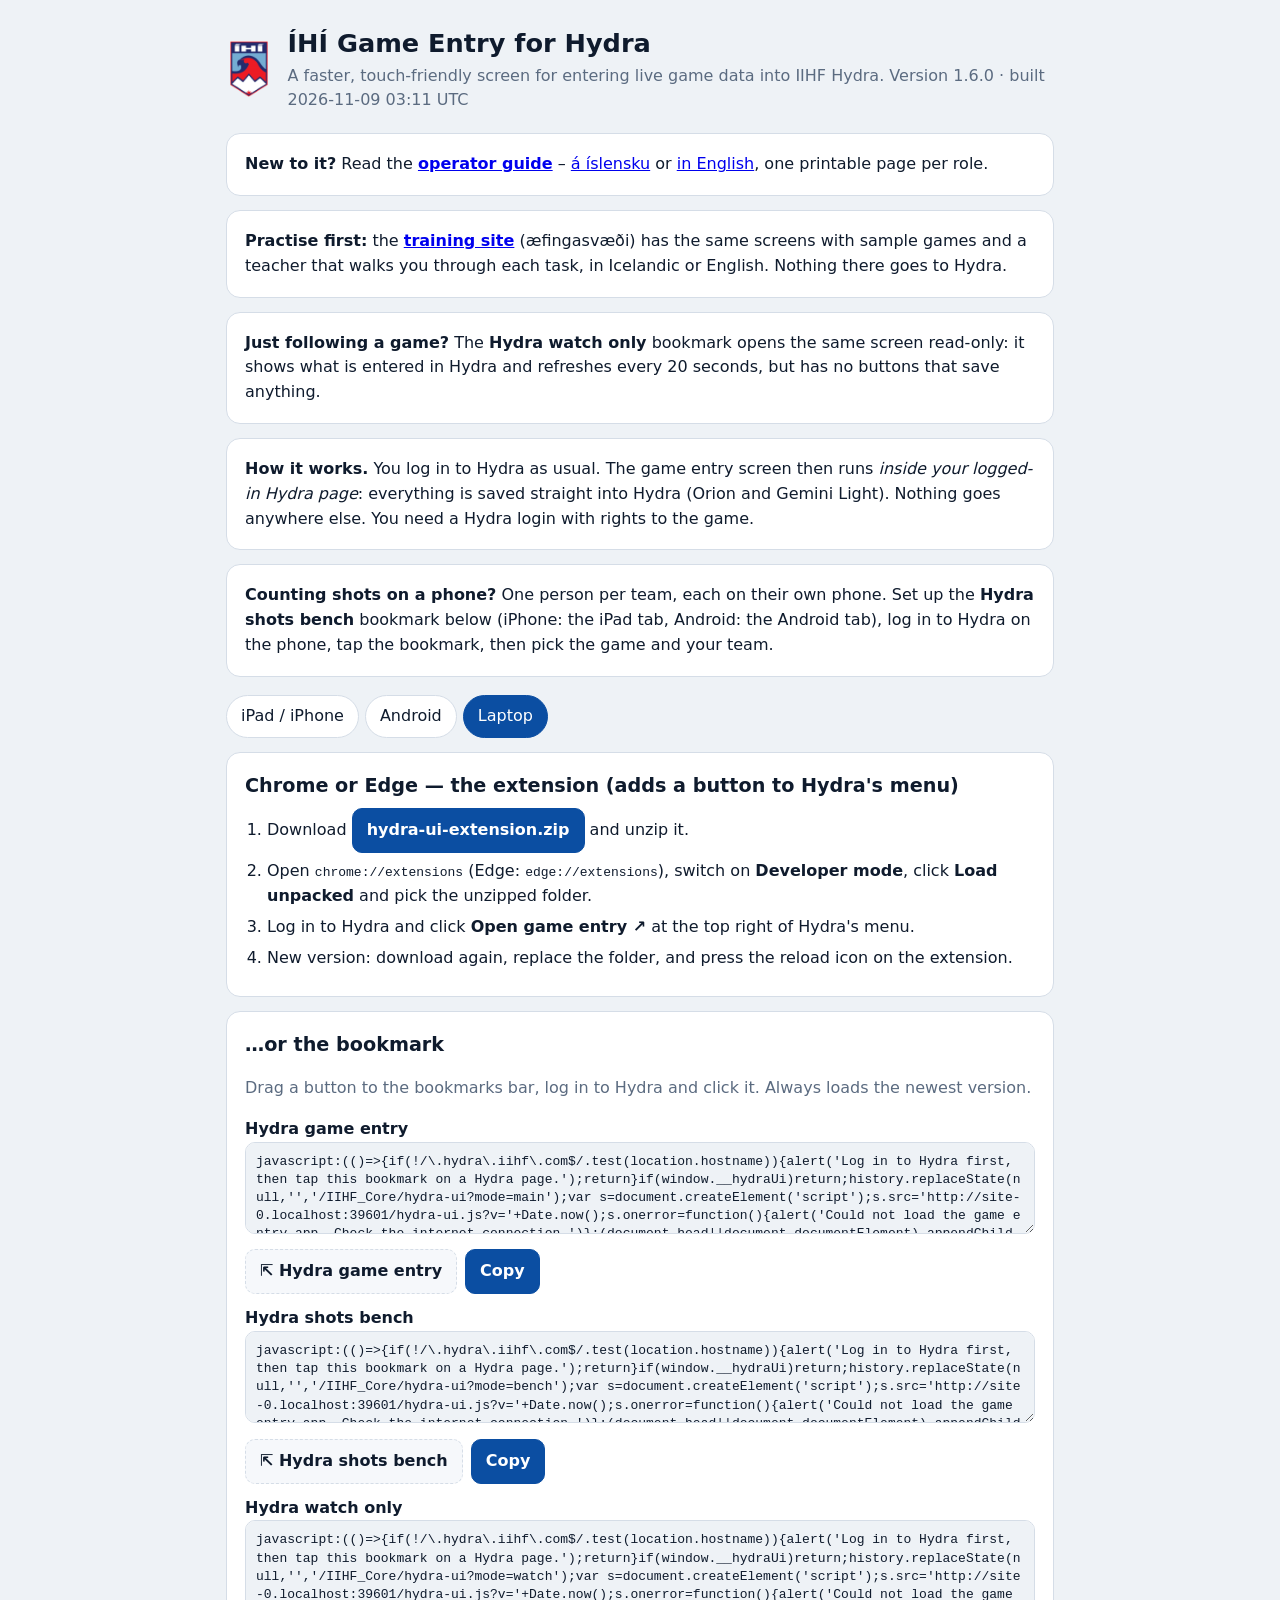
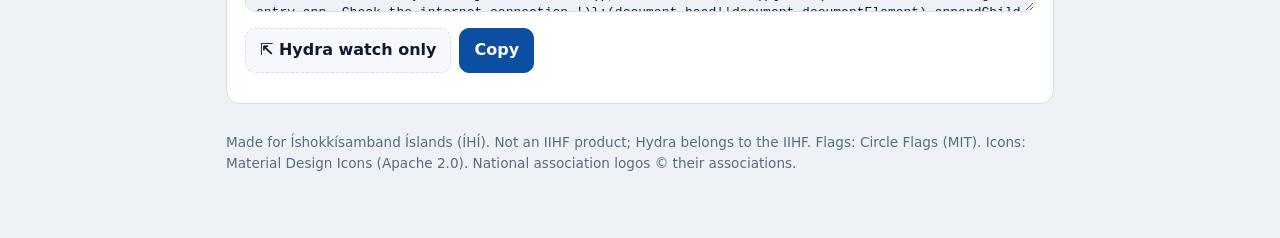
<file: index.html>
<!doctype html>
<html lang="en">
<head>
<meta charset="utf-8">
<meta name="viewport" content="width=device-width, initial-scale=1">
<title>ÍHÍ Game Entry</title>
<meta name="description" content="Install ÍHÍ's game entry screen for IIHF Hydra on a laptop, iPad or Android tablet.">
<link rel="icon" href="ihi.png">
<style>
  :root {
    --bg: #eef2f6; --surface: #fff; --surface-2: #f6f8fb; --border: #d5dde7; --text: #0f1b2d; --muted: #5b6b80;
    --accent: #0b4ea2; --accent-ink: #fff; --ok: #138a47; --warn: #b45309; --code: #0f1b2d; --code-bg: #eef2f6;
  }
  @media (prefers-color-scheme: dark) {
    :root:not([data-theme="light"]) {
      --bg: #0b111a; --surface: #131c28; --surface-2: #1a2533; --border: #2a3748; --text: #e8eef6; --muted: #94a3b8;
      --accent: #4c8dff; --accent-ink: #0b111a; --ok: #39c477; --warn: #f5a524; --code: #e8eef6; --code-bg: #0b111a;
    }
  }
  * { box-sizing: border-box; }
  body { margin: 0; background: var(--bg); color: var(--text); font: 16px/1.55 system-ui, -apple-system, "Segoe UI", sans-serif; }
  main { max-width: 860px; margin: 0 auto; padding: 24px 16px 64px; }
  header { display: flex; gap: 16px; align-items: center; margin-bottom: 20px; }
  header img { width: 56px; height: 56px; object-fit: contain; }
  h1 { font-size: 1.6em; margin: 0; }
  h2 { font-size: 1.2em; margin: 0 0 8px; }
  .muted { color: var(--muted); }
  .card { background: var(--surface); border: 1px solid var(--border); border-radius: 14px; padding: 18px; margin: 14px 0; }
  .tabs { display: flex; gap: 6px; flex-wrap: wrap; margin: 18px 0 4px; }
  .tabs button { font: inherit; padding: 8px 14px; border-radius: 999px; border: 1px solid var(--border); background: var(--surface); color: var(--text); cursor: pointer; }
  .tabs button[aria-selected="true"] { background: var(--accent); color: var(--accent-ink); border-color: var(--accent); }
  ol { padding-left: 22px; margin: 8px 0; }
  li { margin: 6px 0; }
  code, textarea { font: 13px/1.4 ui-monospace, SFMono-Regular, Menlo, monospace; }
  textarea { width: 100%; height: 92px; padding: 10px; border-radius: 10px; border: 1px solid var(--border); background: var(--code-bg); color: var(--code); resize: vertical; word-break: break-all; }
  .row { display: flex; gap: 8px; flex-wrap: wrap; align-items: center; margin: 8px 0; }
  .btn { display: inline-flex; align-items: center; gap: 6px; font: inherit; font-weight: 600; padding: 9px 14px; border-radius: 10px; border: 1px solid var(--border); background: var(--surface-2); color: var(--text); text-decoration: none; cursor: pointer; }
  .btn.primary { background: var(--accent); color: var(--accent-ink); border-color: var(--accent); }
  .drag { border-style: dashed; }
  .note { border-left: 4px solid var(--warn); padding: 8px 12px; background: var(--surface-2); border-radius: 8px; margin: 10px 0; }
  .ok { color: var(--ok); font-weight: 700; }
  footer { margin-top: 28px; font-size: 0.85em; }
  [hidden] { display: none !important; }
</style>
</head>
<body>
<main>
  <header>
    <img src="ihi.png" alt="ÍHÍ">
    <div>
      <h1>ÍHÍ Game Entry for Hydra</h1>
      <div class="muted">A faster, touch-friendly screen for entering live game data into IIHF Hydra. Version 1.6.0 · built 2026-11-09 03:11 UTC</div>
    </div>
  </header>

  <div class="card">
    <b>New to it?</b> Read the <a href="guide.html"><b>operator guide</b></a> – <a href="guide.html?lang=is">á íslensku</a> or <a href="guide.html?lang=en">in English</a>, one printable page per role.
  </div>

  <div class="card">
    <b>Practise first:</b> the <a href="training/"><b>training site</b></a> (æfingasvæði) has the same screens with sample games and a
    teacher that walks you through each task, in Icelandic or English. Nothing there goes to Hydra.
  </div>

  <div class="card">
    <b>Just following a game?</b> The <b>Hydra watch only</b> bookmark opens the same screen read-only: it shows what is
    entered in Hydra and refreshes every 20 seconds, but has no buttons that save anything.
  </div>

  <div class="card">
    <b>How it works.</b> You log in to Hydra as usual. The game entry screen then runs <i>inside your logged-in Hydra page</i>:
    everything is saved straight into Hydra (Orion and Gemini Light). Nothing goes anywhere else. You need a Hydra login with
    rights to the game.
  </div>

  <div class="card">
    <b>Counting shots on a phone?</b> One person per team, each on their own phone. Set up the <b>Hydra shots bench</b> bookmark below
    (iPhone: the iPad tab, Android: the Android tab), log in to Hydra on the phone, tap the bookmark, then pick the game and your team.
  </div>

  <div class="tabs" role="tablist">
    <button role="tab" aria-selected="true" data-tab="ipad">iPad / iPhone</button>
    <button role="tab" aria-selected="false" data-tab="android">Android</button>
    <button role="tab" aria-selected="false" data-tab="laptop">Laptop</button>
  </div>

  <section data-panel="ipad">
    <div class="card">
      <h2>Option 1 — Userscripts app (recommended: works like an app icon)</h2>
      <ol>
        <li>Install the free <b>Userscripts</b> app from the App Store, open it once and pick a folder for scripts.</li>
        <li>In Settings → Safari → Extensions, turn <b>Userscripts</b> on and allow it on <code>ihi.hydra.iihf.com</code> (or "All websites").</li>
        <li>In Safari, open <a href="hydra-ui.user.js">hydra-ui.user.js</a>, tap the <b>Userscripts</b> icon in the address bar and choose <b>Install</b>.</li>
        <li>Log in to Hydra, then open <code>https://ihi.hydra.iihf.com/IIHF_Core/hydra-ui</code>. Tap Share → <b>Add to Home Screen</b> for an icon.
          The shots bench is <code>…/IIHF_Core/hydra-ui?mode=bench</code>.</li>
      </ol>
    </div>
    <div class="card">
      <h2>Option 2 — a bookmark (no app needed)</h2>
      <ol>
        <li>Copy the bookmark code below (<b>Copy</b> button).</li>
        <li>In Safari, bookmark any page (Share → Add Bookmark), name it <b>Hydra game entry</b>, save it in Favourites.</li>
        <li>Edit that bookmark (Bookmarks → Edit), delete its address and paste the copied code.</li>
        <li>Log in to Hydra, then tap the bookmark. Do the same with the second code for the shots bench (on a phone you only need that one).</li>
      </ol>
      <div data-bookmarklets></div>
    </div>
  </section>

  <section data-panel="android" hidden>
    <div class="card">
      <h2>Option 1 — the ÍHÍ app (recommended)</h2>
      <p><a class="btn primary" href="ihi-hydra.apk" download>Download ihi-hydra.apk</a> <span class="muted">Android 8 or newer · about 230 KB</span></p>
      <ol>
        <li>Open the downloaded file. Android asks to allow installing apps from your browser: allow it once, then <b>Install</b>.</li>
        <li>Two icons appear: <b>Leikskráning</b> (the main screen) and <b>Skotatalning</b> (shot counting). Long-press Leikskráning for <b>Aðeins áhorf</b> (watch only).</li>
        <li>Open one and log in on Hydra's own login page inside the app. The screen opens by itself and stays on while you count.</li>
      </ol>
      <div class="note">The app always loads the newest screens from this site – no app update needed when they change. It is not in Google Play, so Play Protect may ask you to confirm it the first time.</div>
    </div>
    <div class="card">
      <h2>Option 2 — Chrome and a bookmark</h2>
      <ol>
        <li>Copy the bookmark code below.</li>
        <li>In Chrome, bookmark any page (☆), then edit the bookmark: name <b>Hydra game entry</b>, paste the code as the URL.</li>
        <li>Log in to Hydra. To start: type <b>Hydra game entry</b> in the address bar and tap the bookmark in the suggestions.</li>
      </ol>
      <div data-bookmarklets></div>
    </div>
    <div class="card">
      <h2>Option 3 — Firefox and Tampermonkey (opens by itself)</h2>
      <ol>
        <li>Install Firefox for Android, then the <b>Tampermonkey</b> add-on.</li>
        <li>Open <a href="hydra-ui.user.js">hydra-ui.user.js</a> and install it in Tampermonkey.</li>
        <li>Log in to Hydra and open <code>https://ihi.hydra.iihf.com/IIHF_Core/hydra-ui</code> (bench: add <code>?mode=bench</code>).</li>
      </ol>
      <div class="note">Kiwi Browser is no longer maintained (discontinued January 2025), so it gets no security fixes. Please use Chrome or Firefox instead.</div>
    </div>
  </section>

  <section data-panel="laptop" hidden>
    <div class="card">
      <h2>Chrome or Edge — the extension (adds a button to Hydra's menu)</h2>
      <ol>
        <li>Download <a class="btn primary" href="hydra-ui-extension.zip" download>hydra-ui-extension.zip</a> and unzip it.</li>
        <li>Open <code>chrome://extensions</code> (Edge: <code>edge://extensions</code>), switch on <b>Developer mode</b>, click <b>Load unpacked</b> and pick the unzipped folder.</li>
        <li>Log in to Hydra and click <b>Open game entry ↗</b> at the top right of Hydra's menu.</li>
        <li>New version: download again, replace the folder, and press the reload icon on the extension.</li>
      </ol>
    </div>
    <div class="card">
      <h2>…or the bookmark</h2>
      <p class="muted">Drag a button to the bookmarks bar, log in to Hydra and click it. Always loads the newest version.</p>
      <div data-bookmarklets data-drag></div>
    </div>
  </section>

  <footer class="muted">
    Made for Íshokkísamband Íslands (ÍHÍ). Not an IIHF product; Hydra belongs to the IIHF. Flags: Circle Flags (MIT). Icons: Material Design Icons (Apache 2.0).
    National association logos © their associations.
  </footer>
</main>
<script>
  const BASE = new URL('.', location.href).href;
  const code = (mode) =>
    "javascript:(()=>{if(!/\\.hydra\\.iihf\\.com$/.test(location.hostname)){alert('Log in to Hydra first, then tap this bookmark on a Hydra page.');return}" +
    "if(window.__hydraUi)return;history.replaceState(null,'','/IIHF_Core/hydra-ui" + (mode ? '?mode=' + mode : '') + "');" +
    "var s=document.createElement('script');s.src='" + BASE + "hydra-ui.js?v='+Date.now();" +
    "s.onerror=function(){alert('Could not load the game entry app. Check the internet connection.')};" +
    "(document.head||document.documentElement).appendChild(s)})()";
  const items = [
    ['Hydra game entry', code('main')],
    ['Hydra shots bench', code('bench')],
    ['Hydra watch only', code('watch')],
  ];
  for (const box of document.querySelectorAll('[data-bookmarklets]')) {
    for (const [name, js] of items) {
      const wrap = document.createElement('div');
      wrap.style.margin = '12px 0';
      wrap.innerHTML = '<b></b><textarea readonly></textarea><div class="row"><button class="btn primary" type="button">Copy</button><span class="ok" hidden>Copied</span></div>';
      wrap.querySelector('b').textContent = name;
      const ta = wrap.querySelector('textarea');
      ta.value = js;
      const done = wrap.querySelector('.ok');
      wrap.querySelector('button').onclick = async () => {
        try { await navigator.clipboard.writeText(js); } catch { ta.select(); document.execCommand('copy'); }
        done.hidden = false; setTimeout(() => (done.hidden = true), 2000);
      };
      if (box.hasAttribute('data-drag')) {
        const a = document.createElement('a');
        a.className = 'btn drag'; a.href = js; a.textContent = '⇱ ' + name; a.title = 'Drag me to the bookmarks bar';
        a.onclick = (e) => { e.preventDefault(); alert('Drag this button to your bookmarks bar, then use it on a Hydra page.'); };
        wrap.querySelector('.row').prepend(a);
      }
      box.appendChild(wrap);
    }
  }
  const pick = (t) => {
    for (const b of document.querySelectorAll('[role=tab]')) b.setAttribute('aria-selected', String(b.dataset.tab === t));
    for (const p of document.querySelectorAll('[data-panel]')) p.hidden = p.dataset.panel !== t;
  };
  for (const b of document.querySelectorAll('[role=tab]')) b.onclick = () => pick(b.dataset.tab);
  const ua = navigator.userAgent;
  pick(/Android/i.test(ua) ? 'android' : /iPad|iPhone|Macintosh/.test(ua) && 'ontouchend' in document ? 'ipad' : 'laptop');
</script>
</body>
</html>
</file>
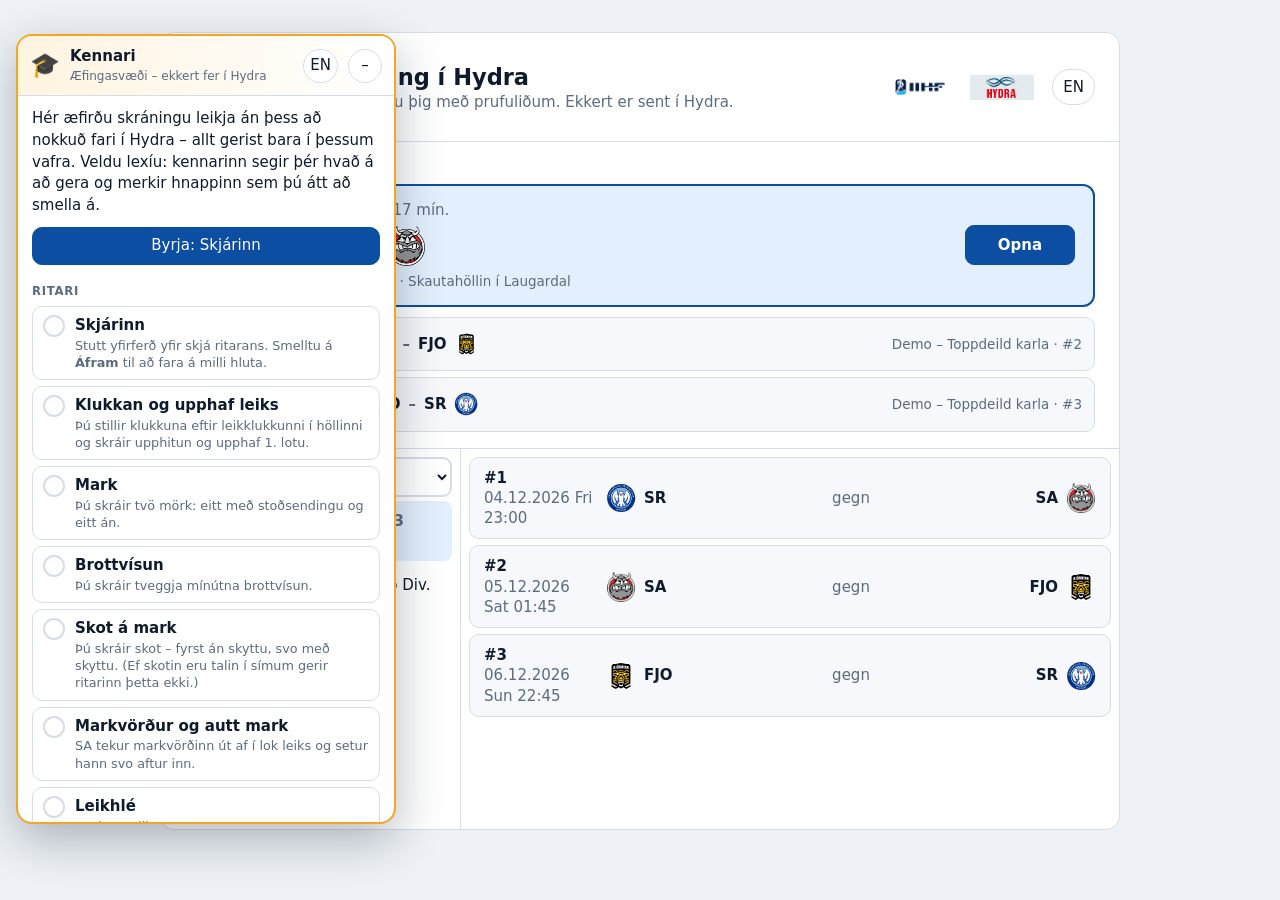
<file: training/index.html>
<!doctype html>
<html lang="en">
  <head>
    <meta charset="UTF-8" />
    <meta name="viewport" content="width=device-width, initial-scale=1" />
    <title>Game entry · Hydra (demo)</title>
    <style>body{background:#eef2f6;margin:0}</style>
    <script type="module" crossorigin src="./assets/index-mBiB3our.js"></script>
    <link rel="stylesheet" crossorigin href="./assets/index-D481Gwnh.css">
  </head>
  <body>
    <div id="app"></div>
  </body>
</html>
</file>
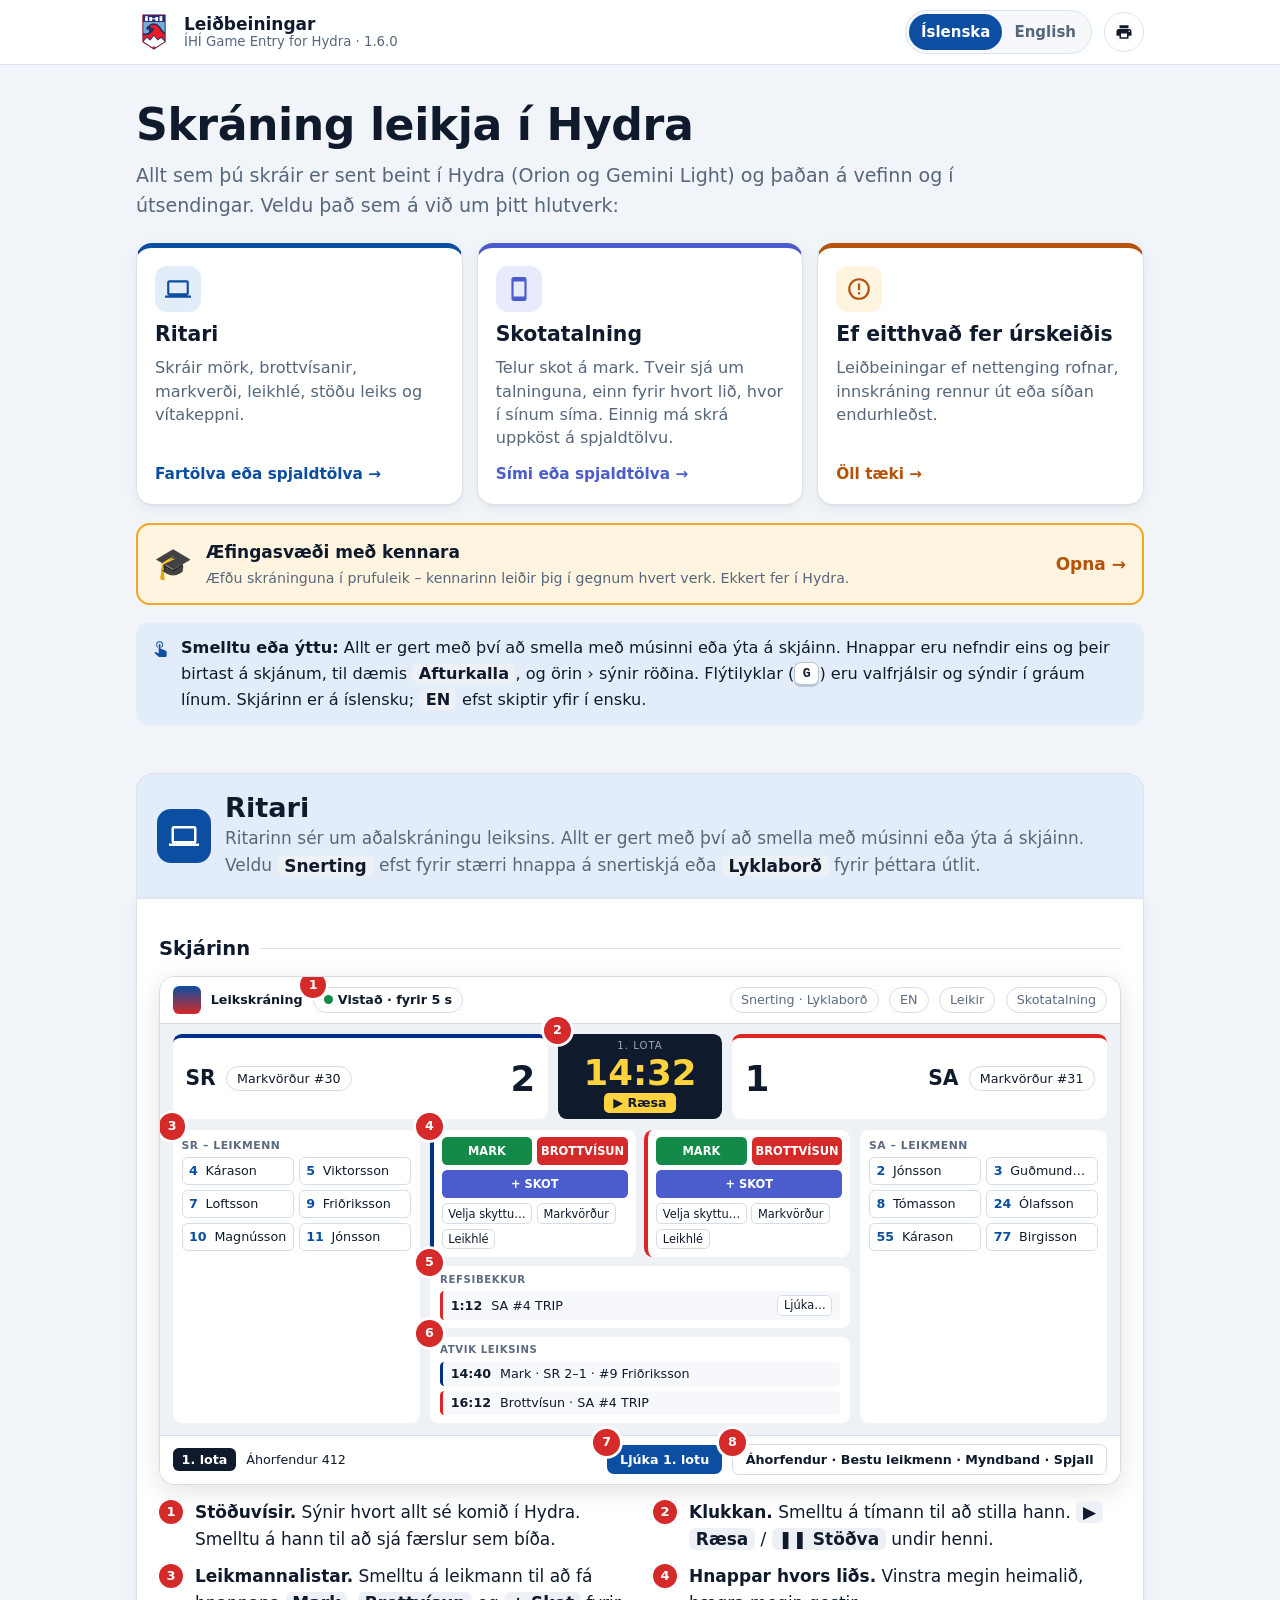
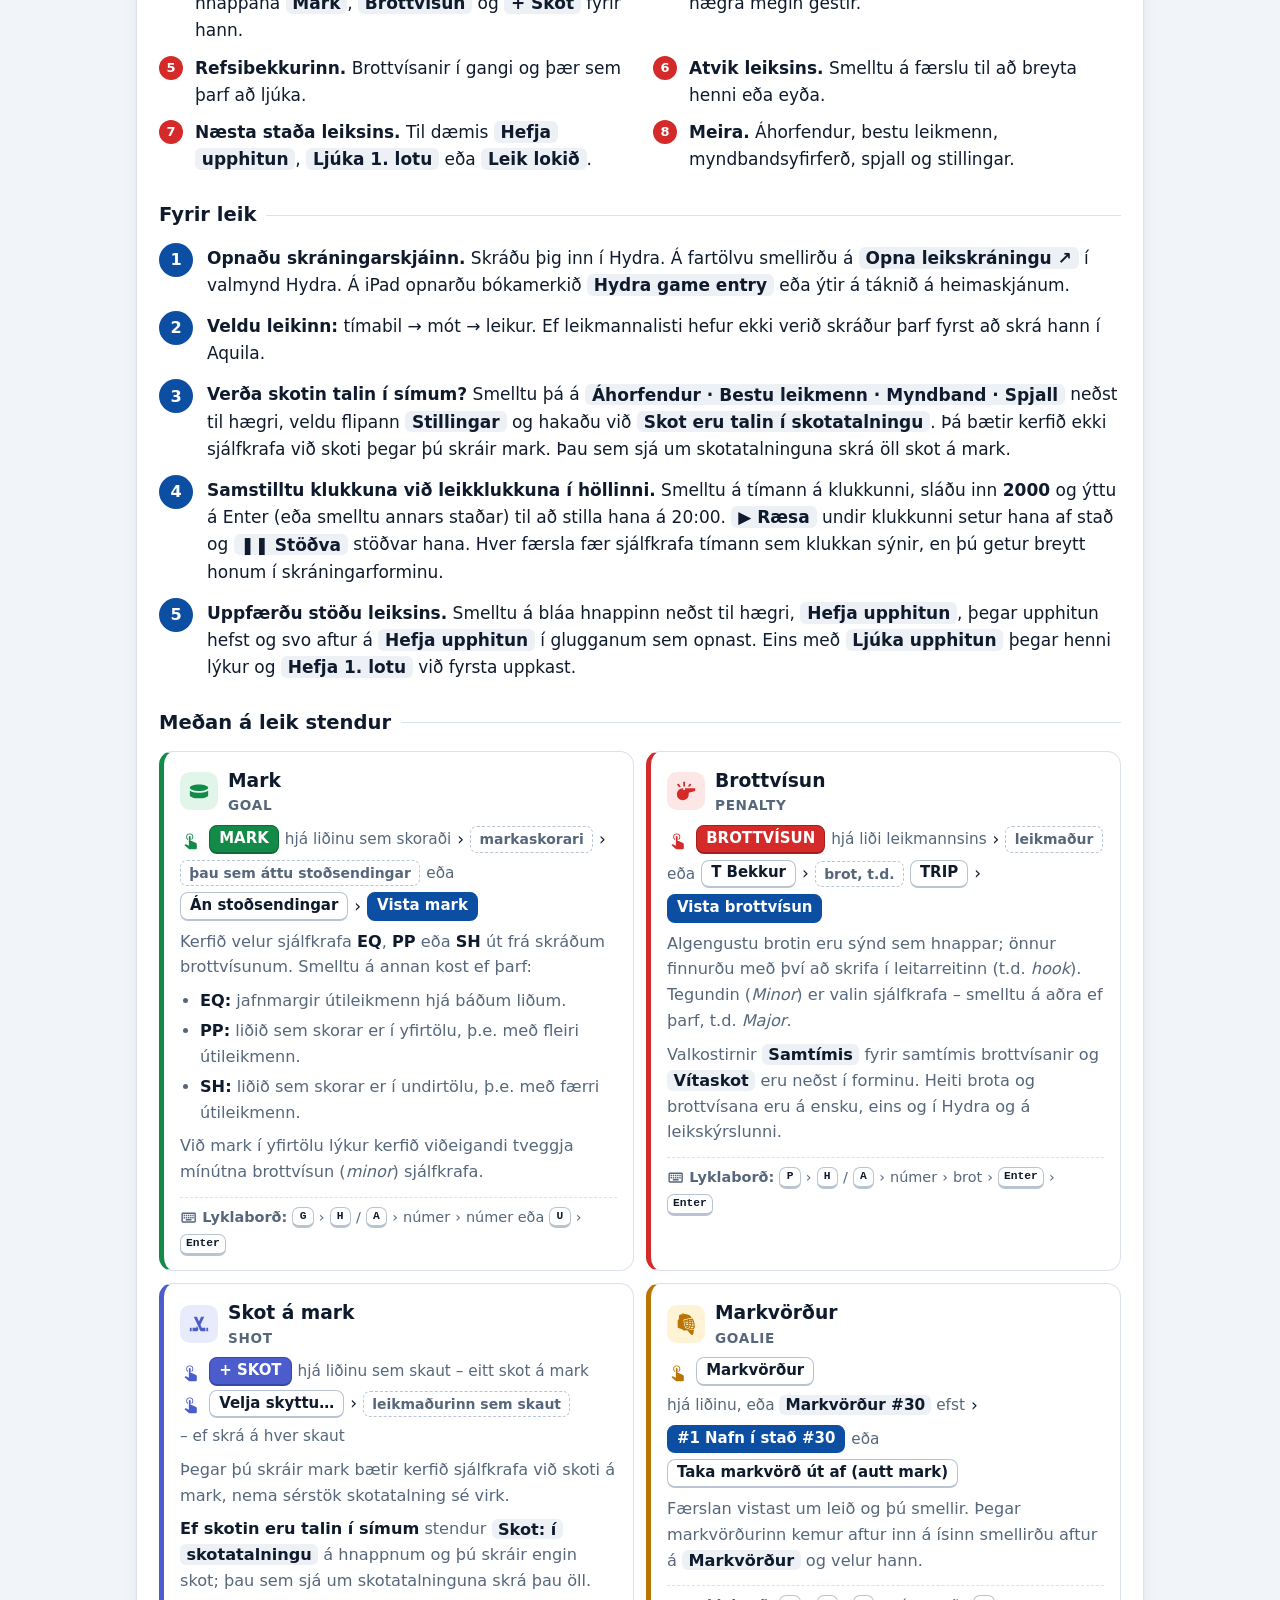
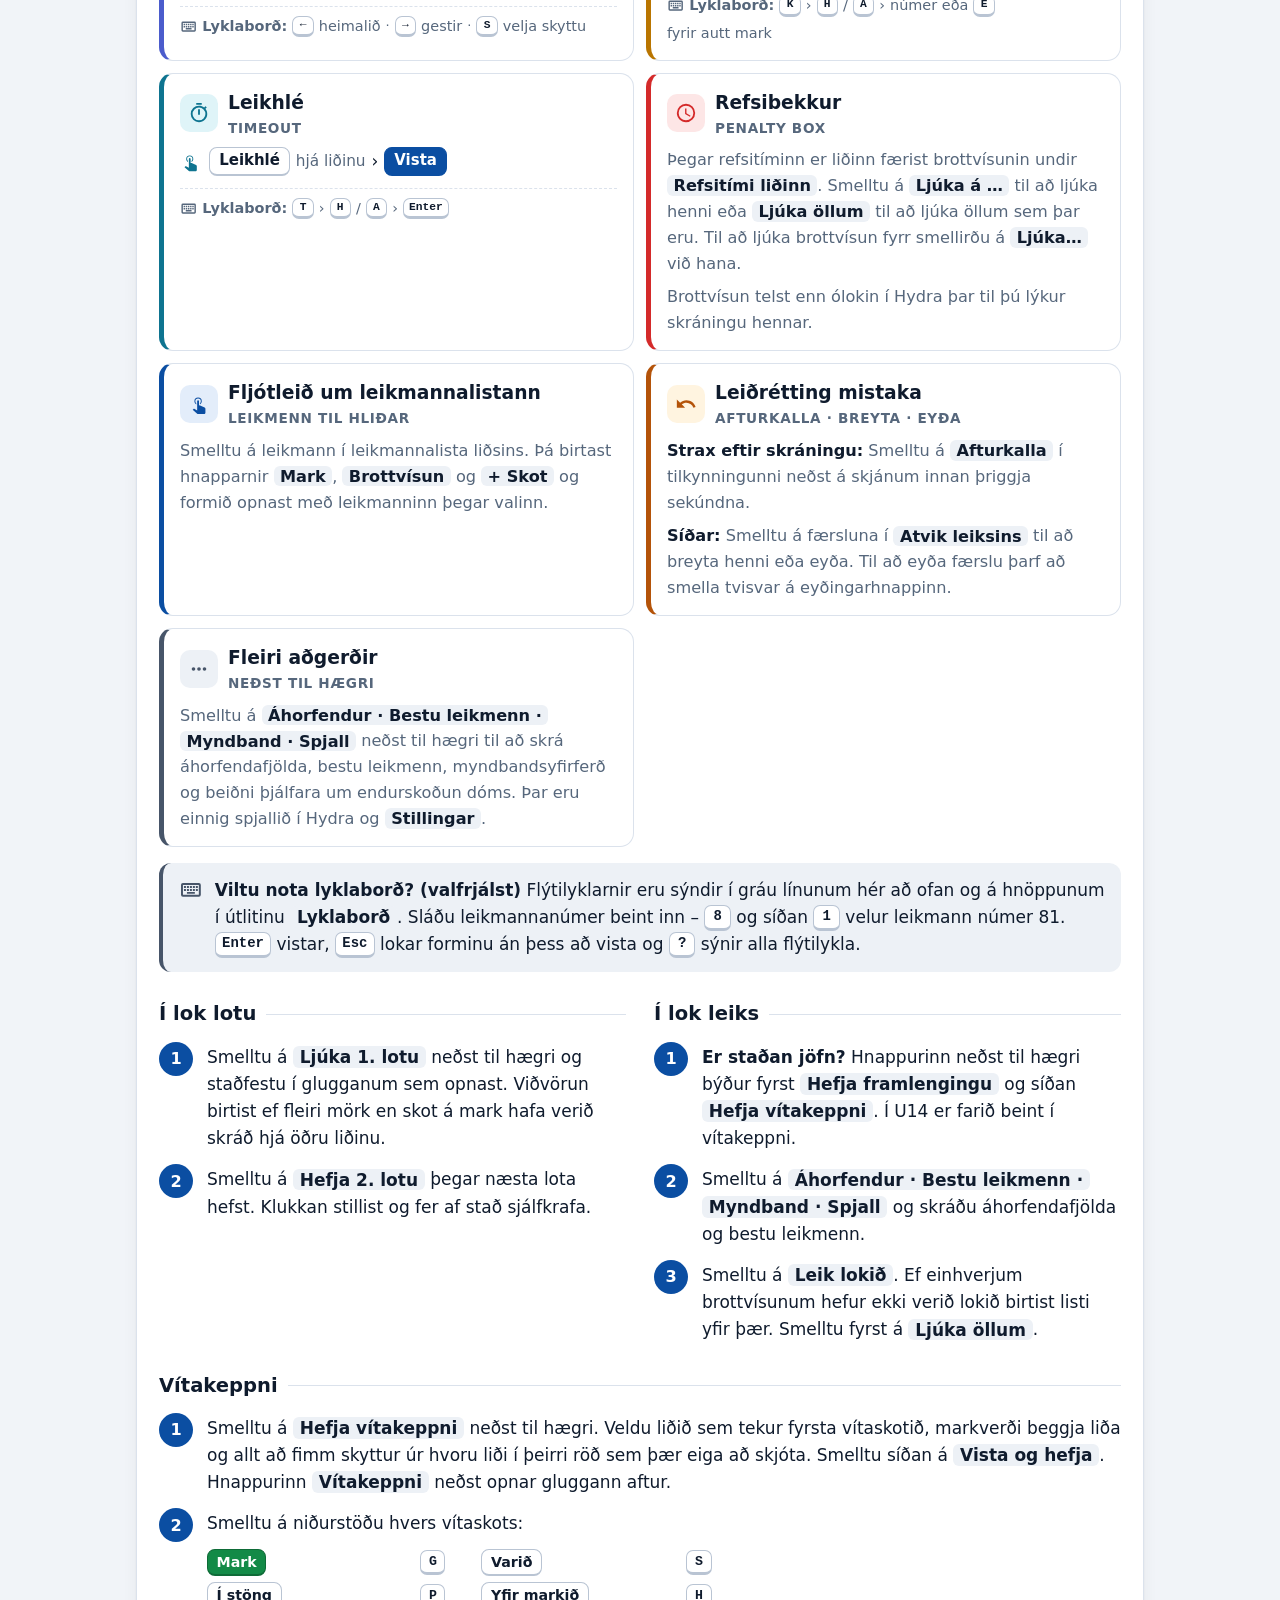
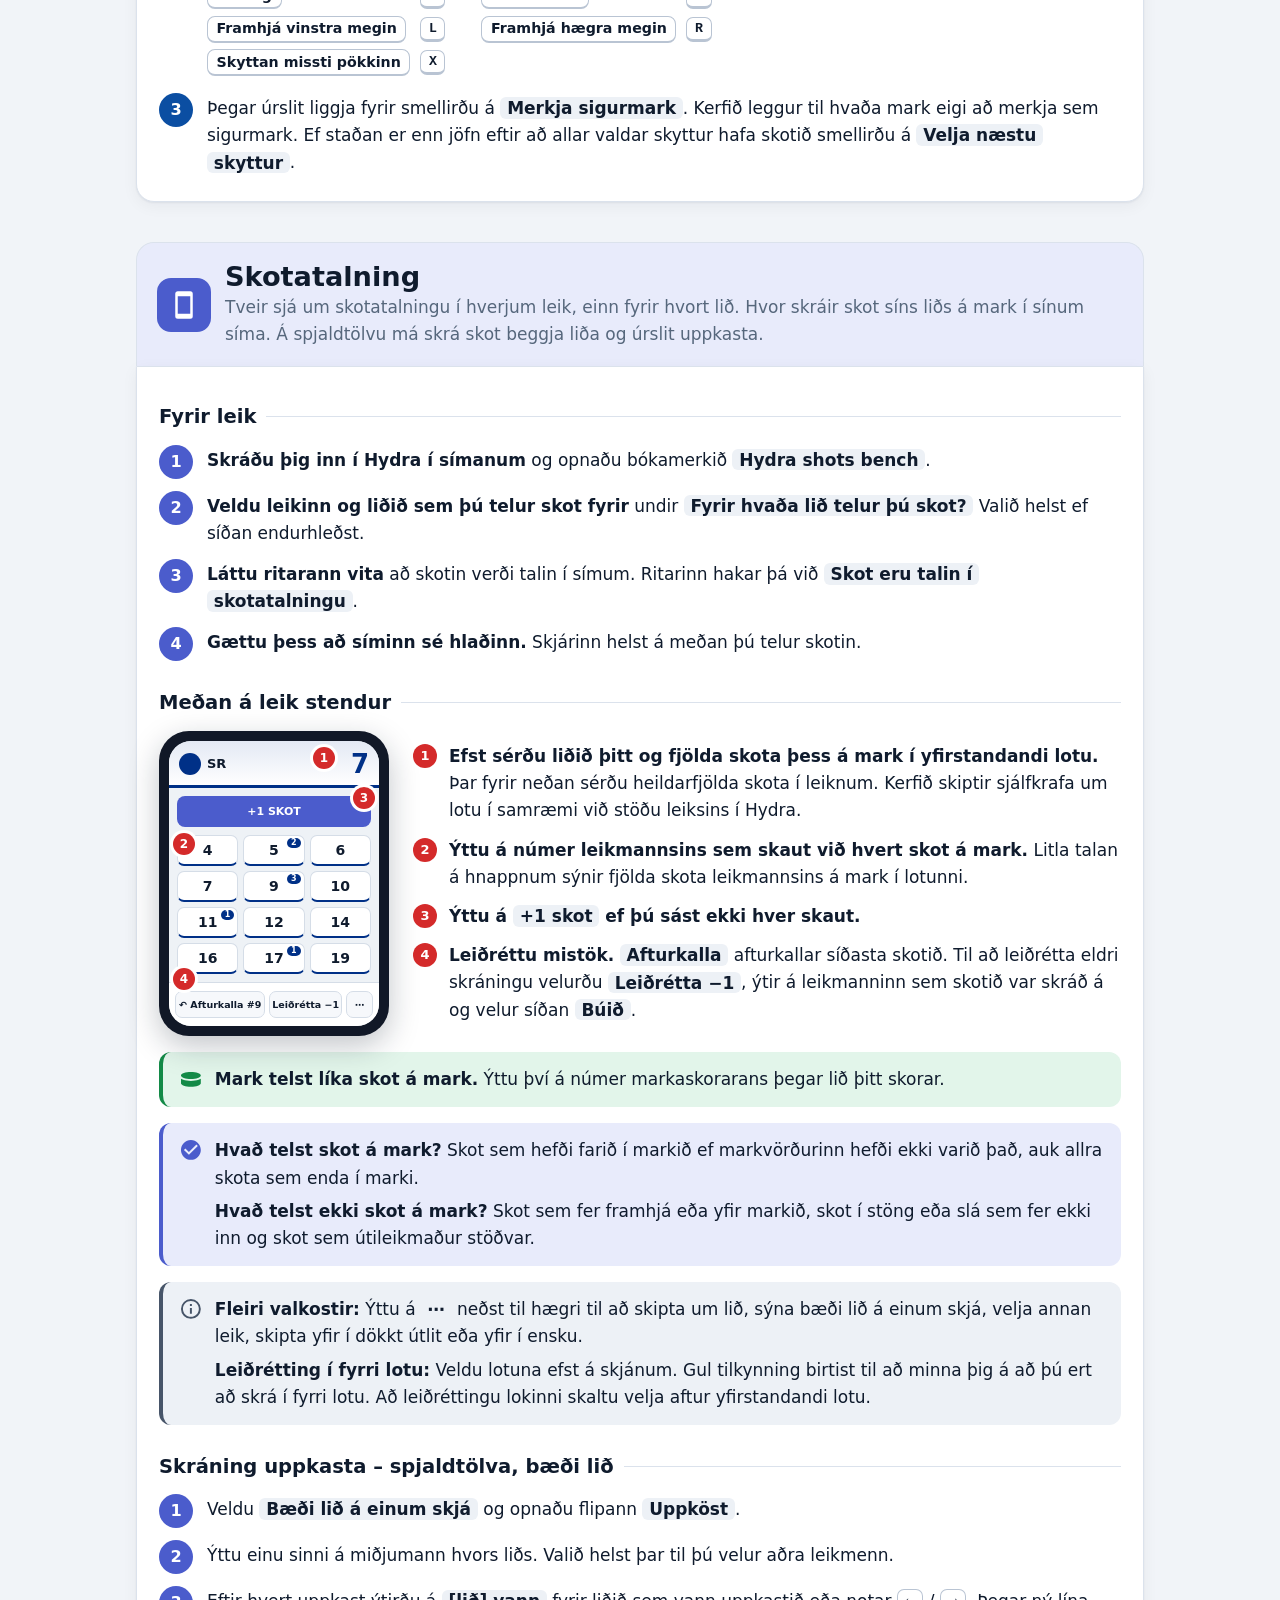
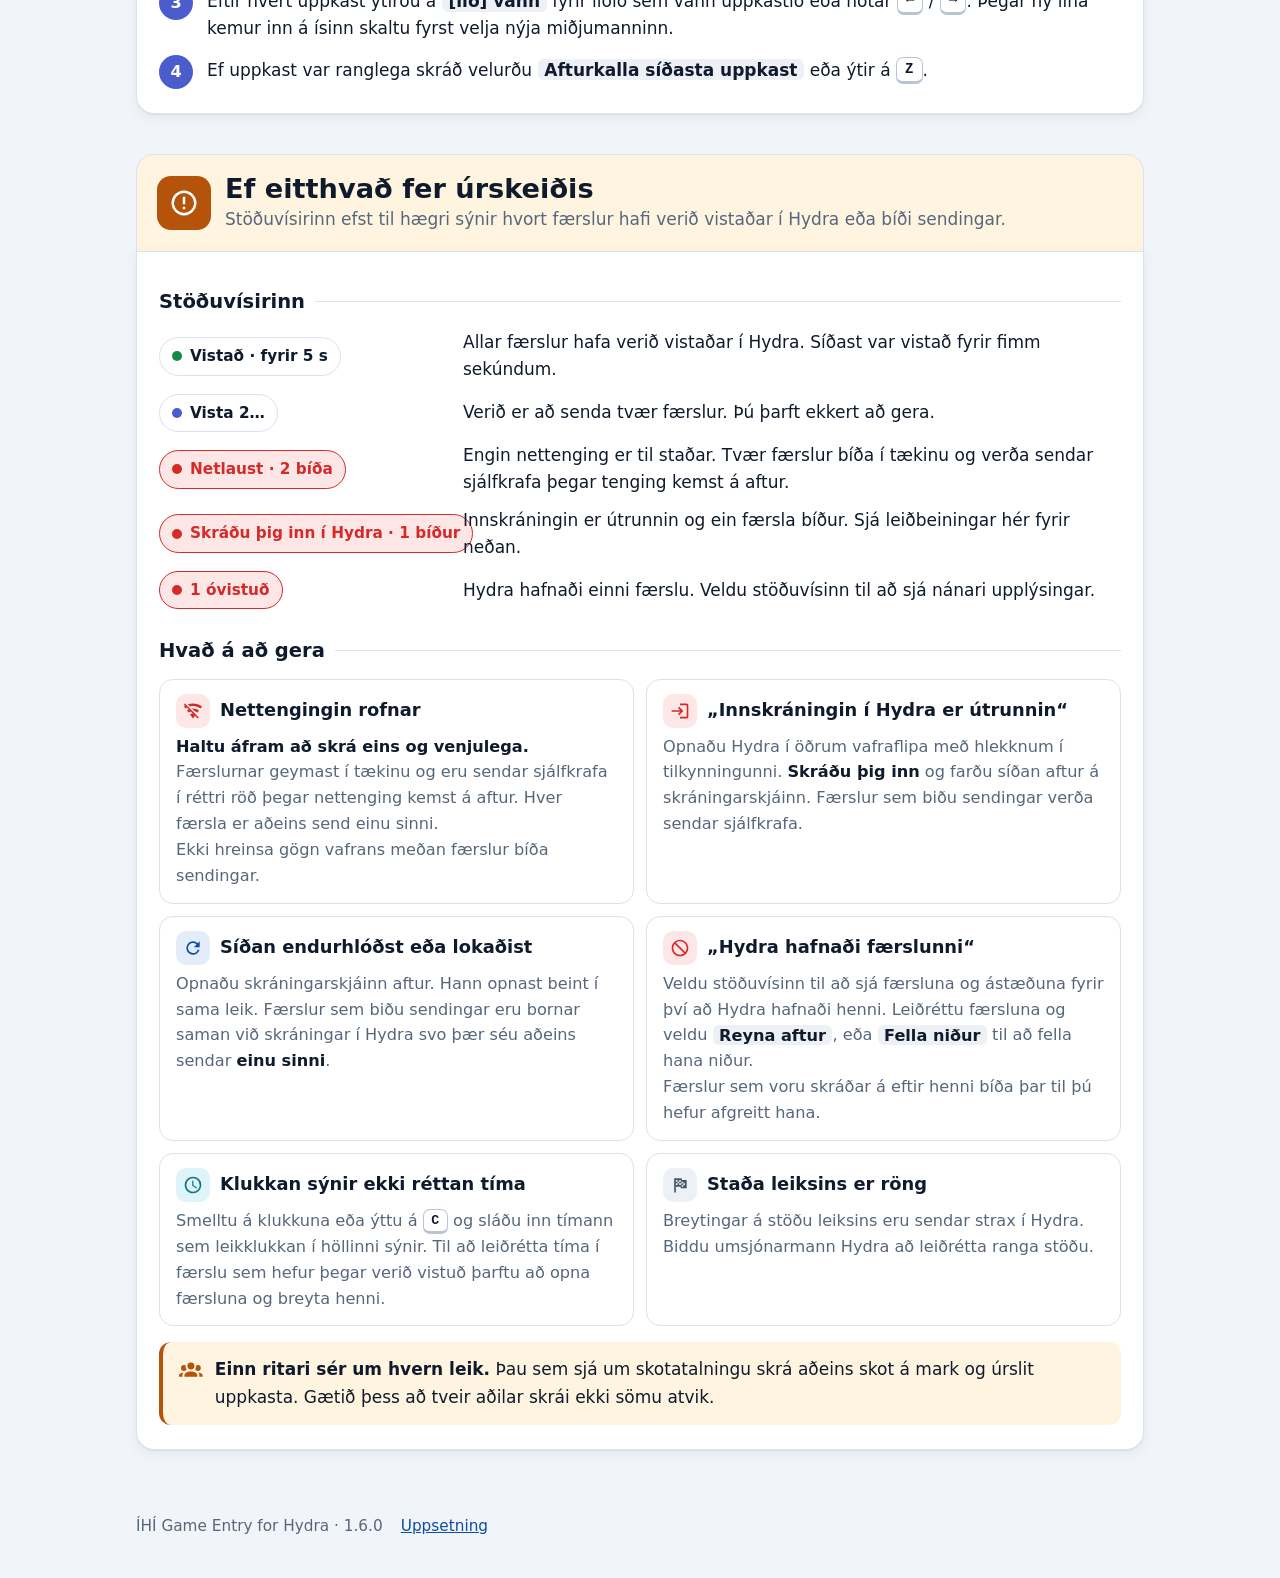
<file: guide.html>
<!doctype html>
<html lang="is" data-lang="is">
<head>
<meta charset="utf-8">
<meta name="viewport" content="width=device-width, initial-scale=1">
<title>Leiðbeiningar um skráningu</title>
<meta name="description" content="Leiðbeiningar fyrir skráningu leikja í Hydra með skráningarskjá ÍHÍ: ritari, skotatalning og ef eitthvað fer úrskeiðis. Operator guide in Icelandic and English.">
<link rel="icon" href="ihi.png">
<style>
  :root {
    --bg: #f1f4f8; --surface: #fff; --surface-2: #f6f8fb; --border: #dbe2ec; --text: #0f1b2d; --muted: #56677c;
    --accent: #0b4ea2; --accent-soft: #e3edfa;
    --goal: #138a47; --goal-soft: #e2f5ea; --penalty: #d42a2a; --penalty-soft: #fde6e6;
    --shot: #4b5ccc; --shot-soft: #e8ebfb; --goalie: #b97500; --goalie-soft: #fff3d6;
    --timeout: #0e7490; --timeout-soft: #dff4f8; --neutral: #475569; --neutral-soft: #edf1f6;
    --warn: #b45309; --warn-soft: #fff4e0; --kbd: #fff; --kbd-edge: #b9c4d3;
    --shadow: 0 1px 2px rgba(15, 27, 45, .06), 0 4px 16px rgba(15, 27, 45, .05);
  }
  @media (prefers-color-scheme: dark) {
    :root:not([data-theme="light"]) {
      --bg: #0b111a; --surface: #131c28; --surface-2: #1a2533; --border: #2a3748; --text: #e8eef6; --muted: #9aaabd;
      --accent: #5b9bff; --accent-soft: #13284a;
      --goal: #39c477; --goal-soft: #10301f; --penalty: #ff6b6b; --penalty-soft: #3a1414;
      --shot: #8b9bff; --shot-soft: #1d2350; --goalie: #f2b84b; --goalie-soft: #3a2b0c;
      --timeout: #4cc3d9; --timeout-soft: #0d2f37; --neutral: #a5b4c8; --neutral-soft: #1c2738;
      --warn: #f5a524; --warn-soft: #3a2a0c; --kbd: #223044; --kbd-edge: #3a4b63;
      --shadow: none;
    }
  }
  * { box-sizing: border-box; }
  html { scroll-behavior: smooth; scroll-padding-top: 76px; }
  body { margin: 0; background: var(--bg); color: var(--text); font: 17px/1.6 system-ui, -apple-system, "Segoe UI", Roboto, sans-serif; -webkit-font-smoothing: antialiased; }
  a { color: var(--accent); }
  b, strong { font-weight: 700; }
  svg.i { width: 1em; height: 1em; fill: currentColor; flex: none; vertical-align: -0.15em; }

  /* Language: one article per language, the other is hidden. */
  html[data-lang="is"] .lang-en, html[data-lang="en"] .lang-is { display: none; }

  /* Top bar */
  .top { position: sticky; top: 0; z-index: 10; background: color-mix(in srgb, var(--surface) 92%, transparent); backdrop-filter: blur(8px); border-bottom: 1px solid var(--border); }
  .top-in { max-width: 1040px; margin: 0 auto; padding: 10px 16px; display: flex; align-items: center; gap: 12px; }
  .top img { width: 36px; height: 36px; object-fit: contain; }
  .top .name { font-weight: 800; line-height: 1.15; }
  .top .name small { display: block; font-weight: 500; color: var(--muted); font-size: .78em; }
  .top .sp { flex: 1; }
  .seg { display: inline-flex; padding: 3px; border-radius: 999px; background: var(--surface-2); border: 1px solid var(--border); }
  .seg button { border: 0; background: none; color: var(--muted); font: 600 15px/1 system-ui, sans-serif; padding: 8px 12px; border-radius: 999px; cursor: pointer; min-height: 36px; }
  .seg button[aria-pressed="true"] { background: var(--accent); color: #fff; }
  .iconbtn { border: 1px solid var(--border); background: var(--surface); color: var(--text); border-radius: 999px; min-width: 40px; min-height: 40px; display: inline-grid; place-items: center; cursor: pointer; font-size: 18px; }

  main { max-width: 1040px; margin: 0 auto; padding: 0 16px 64px; }

  /* Hero */
  .hero { padding: 36px 0 8px; }
  .hero h1 { font-size: clamp(1.8em, 4.5vw, 2.6em); line-height: 1.1; margin: 0 0 10px; letter-spacing: -.01em; }
  .hero .lead { font-size: 1.12em; color: var(--muted); margin: 0 0 22px; max-width: 46em; }
  .roles { display: grid; grid-template-columns: repeat(3, minmax(0, 1fr)); gap: 14px; }
  .rolecard { display: flex; flex-direction: column; gap: 6px; padding: 18px; border-radius: 16px; background: var(--surface); border: 1px solid var(--border); box-shadow: var(--shadow); color: var(--text); text-decoration: none; border-top: 5px solid var(--c); transition: transform .12s; }
  .rolecard:hover { transform: translateY(-2px); }
  .rolecard .ic { width: 46px; height: 46px; border-radius: 12px; display: grid; place-items: center; background: var(--c-soft); color: var(--c); font-size: 26px; }
  .rolecard b { font-size: 1.2em; }
  .rolecard span { color: var(--muted); font-size: .95em; line-height: 1.45; }
  .rolecard em { font-style: normal; font-weight: 700; color: var(--c); font-size: .9em; margin-top: auto; padding-top: 6px; }
  .trainlink { display: flex; align-items: center; gap: 14px; margin: 18px 0 0; padding: 14px 16px; border-radius: 14px; border: 2px solid #f5a524; background: var(--warn-soft); color: var(--text); text-decoration: none; }
  .trainlink .ic { font-size: 1.8em; }
  .trainlink small { display: block; color: var(--muted); }
  .trainlink em { margin-left: auto; font-style: normal; font-weight: 800; color: var(--warn); white-space: nowrap; }
  .uinote { display: flex; gap: 10px; align-items: flex-start; margin: 18px 0 0; padding: 12px 14px; border-radius: 12px; background: var(--accent-soft); font-size: .95em; }
  .uinote svg { color: var(--accent); font-size: 1.3em; margin-top: 2px; }

  /* Role sections */
  .role { margin-top: 40px; }
  .role-head { display: flex; align-items: center; gap: 14px; padding: 18px 20px; border-radius: 18px 18px 0 0; background: var(--c-soft); border: 1px solid var(--border); border-bottom: 0; }
  .role-head .ic { width: 54px; height: 54px; border-radius: 14px; display: grid; place-items: center; background: var(--c); color: #fff; font-size: 30px; flex: none; }
  .role-head h2 { margin: 0; font-size: 1.6em; line-height: 1.15; }
  .role-head p { margin: 2px 0 0; color: var(--muted); }
  .role-body { background: var(--surface); border: 1px solid var(--border); border-radius: 0 0 18px 18px; padding: 8px 22px 24px; box-shadow: var(--shadow); }
  h3 { display: flex; align-items: center; gap: 10px; font-size: 1.15em; margin: 26px 0 12px; }
  h3::after { content: ""; flex: 1; height: 1px; background: var(--border); }
  .chips { display: flex; flex-wrap: wrap; gap: 8px; margin-top: 8px; }
  .chip { display: inline-flex; align-items: center; gap: 6px; padding: 4px 10px; border-radius: 999px; background: var(--surface); border: 1px solid var(--border); font-size: .85em; font-weight: 600; color: var(--muted); }

  /* Numbered steps */
  ol.steps { list-style: none; counter-reset: s; margin: 0; padding: 0; display: grid; gap: 12px; }
  ol.steps > li { counter-increment: s; position: relative; padding: 2px 0 0 48px; min-height: 34px; }
  ol.steps > li::before { content: counter(s); position: absolute; left: 0; top: 0; width: 34px; height: 34px; border-radius: 50%; background: var(--c, var(--accent)); color: #fff; display: grid; place-items: center; font-weight: 800; font-size: .95em; }

  /* Action cards */
  .cards { display: grid; grid-template-columns: repeat(2, minmax(0, 1fr)); gap: 12px; }
  .act { border: 1px solid var(--border); border-left: 5px solid var(--c); border-radius: 14px; padding: 14px 16px; background: var(--surface); }
  .act-h { display: flex; align-items: center; gap: 10px; margin-bottom: 8px; }
  .act-h .ic { width: 38px; height: 38px; border-radius: 10px; display: grid; place-items: center; background: var(--c-soft); color: var(--c); font-size: 22px; flex: none; }
  .act-h b { font-size: 1.1em; }
  .act-h small { display: block; color: var(--muted); font-size: .8em; font-weight: 600; text-transform: uppercase; letter-spacing: .05em; }
  .act p { margin: 8px 0 0; font-size: .95em; color: var(--muted); }
  .act p b { color: var(--text); }
  .c-goal { --c: var(--goal); --c-soft: var(--goal-soft); }
  .c-pen { --c: var(--penalty); --c-soft: var(--penalty-soft); }
  .c-shot { --c: var(--shot); --c-soft: var(--shot-soft); }
  .c-goalie { --c: var(--goalie); --c-soft: var(--goalie-soft); }
  .c-to { --c: var(--timeout); --c-soft: var(--timeout-soft); }
  .c-neutral { --c: var(--neutral); --c-soft: var(--neutral-soft); }
  .c-accent { --c: var(--accent); --c-soft: var(--accent-soft); }
  .c-warn { --c: var(--warn); --c-soft: var(--warn-soft); }

  /* Key recipes */
  .recipe { display: flex; flex-wrap: wrap; align-items: center; gap: 6px; }
  .recipe .then { color: var(--muted); font-size: .9em; }
  .recipe .or { color: var(--muted); font-size: .85em; }
  kbd { display: inline-grid; place-items: center; min-width: 1.9em; height: 1.9em; padding: 0 .45em; border-radius: 7px; background: var(--kbd); border: 1px solid var(--kbd-edge); border-bottom-width: 3px; font: 700 .82em/1 ui-monospace, SFMono-Regular, Menlo, monospace; color: var(--text); vertical-align: middle; }
  .slot { display: inline-flex; align-items: center; height: 1.9em; padding: 0 .6em; border-radius: 7px; border: 1.5px dashed var(--kbd-edge); color: var(--muted); font-size: .82em; font-weight: 600; vertical-align: middle; }
  .ui { padding: .05em .4em; border-radius: 6px; background: var(--neutral-soft); font-weight: 700; color: var(--text); -webkit-box-decoration-break: clone; box-decoration-break: clone; }

  /* Two columns, callouts */
  .two { display: grid; grid-template-columns: minmax(0, 1fr) minmax(0, 1fr); gap: 8px 28px; }
  .callout { display: flex; gap: 12px; align-items: flex-start; margin: 16px 0 0; padding: 14px 16px; border-radius: 12px; background: var(--c-soft, var(--accent-soft)); border-left: 4px solid var(--c, var(--accent)); }
  .callout > svg { color: var(--c, var(--accent)); font-size: 1.4em; margin-top: 1px; }
  .callout p { margin: 0; }
  .callout p + p { margin-top: 6px; }
  ul.plain { margin: 0; padding-left: 20px; display: grid; gap: 8px; }
  .act ul.plain { margin-top: 8px; gap: 4px; font-size: .95em; color: var(--muted); }
  .act ul.plain b { color: var(--text); }
  table.keys { border-collapse: collapse; margin: 8px 0 2px; font-size: .95em; }
  table.keys td { padding: 3px 10px 3px 0; vertical-align: middle; }
  table.keys td:nth-child(3) { padding-left: 18px; }
  @media (max-width: 520px) { table.keys, table.keys tbody, table.keys tr { display: grid; grid-template-columns: auto 1fr; } table.keys td:nth-child(3) { padding-left: 0; } }

  /* Phone mock-up for the shots bench */
  .phonewrap { display: grid; grid-template-columns: 230px minmax(0, 1fr); gap: 24px; align-items: center; }
  .phone { width: 230px; border-radius: 30px; padding: 10px; background: #111827; box-shadow: 0 10px 30px rgba(15, 27, 45, .25); }
  .screen { border-radius: 22px; overflow: hidden; background: #eef2f6; color: #0f1b2d; font-size: 11px; line-height: 1.2; position: relative; }
  .ph-head { display: flex; align-items: center; gap: 6px; padding: 10px 10px 8px; background: linear-gradient(#e3e9f4, #fff); border-bottom: 3px solid #003087; }
  .ph-logo { width: 22px; height: 22px; border-radius: 50%; background: #003087; }
  .ph-head b { font-size: 13px; }
  .ph-count { margin-left: auto; font: 800 26px/1 system-ui, sans-serif; color: #003087; }
  .ph-plus { margin: 8px; padding: 9px; border-radius: 8px; background: #4b5ccc; color: #fff; text-align: center; font-weight: 800; }
  .ph-grid { display: grid; grid-template-columns: repeat(3, 1fr); gap: 5px; padding: 0 8px 8px; }
  .ph-grid span { position: relative; background: #fff; border: 1px solid #d5dde7; border-bottom: 2px solid #003087; border-radius: 7px; text-align: center; padding: 7px 0; font: 800 14px/1 system-ui, sans-serif; }
  .ph-grid i { position: absolute; top: 2px; right: 3px; font: 800 8px/1 system-ui; font-style: normal; background: #003087; color: #fff; border-radius: 9px; padding: 1px 4px; }
  .ph-foot { display: grid; grid-template-columns: 1.5fr 1.2fr .45fr; gap: 4px; padding: 8px 6px; background: #fff; border-top: 1px solid #d5dde7; }
  .ph-foot span { border: 1px solid #d5dde7; border-radius: 7px; padding: 7px 0; text-align: center; font-weight: 700; font-size: 9.5px; white-space: nowrap; background: #f6f8fb; }
  .pin { position: absolute; width: 22px; height: 22px; border-radius: 50%; background: #d42a2a; color: #fff; font: 800 12px/22px system-ui; text-align: center; box-shadow: 0 0 0 3px #fff; }
  ol.legend { list-style: none; margin: 0; padding: 0; counter-reset: l; display: grid; gap: 12px; }
  ol.legend li { counter-increment: l; position: relative; padding-left: 36px; }
  ol.legend li::before { content: counter(l); position: absolute; left: 0; top: 1px; width: 24px; height: 24px; border-radius: 50%; background: #d42a2a; color: #fff; font: 800 13px/24px system-ui; text-align: center; }

  /* Click recipes: what to press, in order */
  .how { display: flex; flex-wrap: wrap; align-items: center; gap: 6px; margin: 2px 0 4px; }
  .how > svg.i { color: var(--c, var(--accent)); font-size: 1.25em; margin-right: 2px; }
  .how .or, .keysline .or { color: var(--muted); font-size: .9em; }
  .bl { display: inline-flex; align-items: center; min-height: 1.9em; padding: 0 .6em; border-radius: 8px; border: 1px solid var(--kbd-edge); border-bottom-width: 2px; background: var(--surface); color: var(--text); font-weight: 700; font-size: .88em; white-space: nowrap; }
  .bl.goal { background: #138a47; border-color: #0e6b37; color: #fff; }
  .bl.pen { background: #d42a2a; border-color: #a51f1f; color: #fff; }
  .bl.shot { background: #4b5ccc; border-color: #3846a6; color: #fff; }
  .bl.pri { background: var(--accent); border-color: var(--accent); color: #fff; }
  .keysline { display: flex; flex-wrap: wrap; align-items: center; gap: 5px; margin-top: 12px; padding-top: 8px; border-top: 1px dashed var(--border); font-size: .85em; color: var(--muted); }
  .keysline > svg.i { font-size: 1.2em; }
  .keysline .lab { font-weight: 700; }
  .keysline kbd { font-size: .78em; }
  ol.legend.cols2 { grid-template-columns: repeat(2, minmax(0, 1fr)); gap: 10px 26px; margin-top: 14px; }
  table.keys td:nth-child(2), table.keys td:nth-child(4) { padding-right: 18px; }

  /* Map of the main screen (light, like the app); text scales with the width */
  .map { container-type: inline-size; }
  .map-in { font-size: 1.32cqw; line-height: 1.25; background: #eef2f6; color: #0f1b2d; border-radius: 1.2em; border: 1px solid #d5dde7; overflow: hidden; box-shadow: 0 6px 24px rgba(15, 27, 45, .12); }
  .map-in b { font-weight: 800; }
  .map-in em { font-style: normal; font-weight: 800; }
  .m-top, .m-bar { display: flex; align-items: center; gap: .8em; padding: .7em 1em; background: #fff; }
  .m-top { border-bottom: 1px solid #d5dde7; }
  .m-bar { border-top: 1px solid #d5dde7; }
  .m-logo { width: 2.2em; height: 2.2em; border-radius: .5em; background: linear-gradient(#0b4ea2, #d42a2a); }
  .m-sp { flex: 1; }
  .m-badge, .m-chip, .m-pill { padding: .3em .8em; border: 1px solid #d5dde7; border-radius: 99em; white-space: nowrap; }
  .m-badge { font-weight: 700; }
  .m-badge .dot { display: inline-block; width: .7em; height: .7em; border-radius: 50%; background: #138a47; margin-right: .4em; }
  .m-chip { color: #5b6b80; }
  .m-score { display: grid; grid-template-columns: 1fr auto 1fr; gap: .8em; padding: .8em 1em; }
  .m-team { display: flex; align-items: center; gap: .8em; background: #fff; border-radius: .7em; border-top: .35em solid var(--c); padding: .6em 1em; }
  .m-team b { font-size: 1.6em; }
  .m-big { margin-left: auto; font: 800 2.8em/1 system-ui, sans-serif; }
  .m-team .m-big:first-child { margin: 0 auto 0 0; }
  .m-clock { display: flex; flex-direction: column; align-items: center; gap: .2em; background: #0f1b2d; border-radius: .7em; padding: .5em 2em; }
  .m-period { color: #9aaabd; font-size: .8em; letter-spacing: .1em; }
  .m-time { color: #ffd23f; font: 800 2.8em/1 system-ui, sans-serif; }
  .m-start { background: #ffd23f; color: #0f1b2d; border-radius: .4em; padding: .15em .7em; font-weight: 800; }
  .m-main { display: grid; grid-template-columns: 1fr 1.7fr 1fr; gap: .8em; padding: 0 1em .9em; }
  .m-roster { display: grid; grid-template-columns: 1fr 1fr; gap: .4em; align-content: start; background: #fff; border-radius: .7em; padding: .7em; }
  .m-roster b { grid-column: 1 / -1; font-size: .85em; color: #5b6b80; letter-spacing: .05em; }
  .m-roster span { border: 1px solid #d5dde7; border-radius: .45em; padding: .4em .5em; white-space: nowrap; overflow: hidden; text-overflow: ellipsis; }
  .m-roster em { color: #0b4ea2; margin-right: .3em; }
  .m-center { display: grid; gap: .7em; align-content: start; }
  .m-pads { display: grid; grid-template-columns: 1fr 1fr; gap: .7em; }
  .m-pad { display: grid; grid-template-columns: 1fr 1fr; gap: .4em; background: #fff; border-radius: .7em; border-left: .35em solid var(--c); padding: .6em; }
  .m-btn { border-radius: .45em; color: #fff; font-weight: 800; text-align: center; padding: .6em .2em; font-size: .9em; white-space: nowrap; }
  .m-btn.goal { background: #138a47; }
  .m-btn.pen { background: #d42a2a; }
  .m-btn.shot { background: #4b5ccc; grid-column: 1 / -1; }
  .m-smalls { grid-column: 1 / -1; display: flex; flex-wrap: wrap; gap: .35em; }
  .m-sm { border: 1px solid #d5dde7; border-radius: .45em; padding: .2em .5em; font-size: .9em; white-space: nowrap; background: #fff; }
  .m-panel { display: grid; gap: .35em; background: #fff; border-radius: .7em; padding: .6em .8em; }
  .m-panel b { font-size: .8em; color: #5b6b80; letter-spacing: .06em; }
  .m-ev { display: flex; align-items: center; gap: .7em; border-left: .3em solid var(--c); background: #f6f8fb; border-radius: .35em; padding: .35em .6em; white-space: nowrap; overflow: hidden; }
  .m-stage { background: #0f1b2d; color: #fff; border-radius: .45em; padding: .3em .7em; font-weight: 800; }
  .m-next { background: #0b4ea2; color: #fff; border-radius: .55em; padding: .5em 1em; font-weight: 800; }
  .m-more { border: 1px solid #d5dde7; border-radius: .55em; padding: .5em 1em; font-weight: 700; white-space: nowrap; }
  .m-rel { position: relative; }
  .mpin { position: absolute; top: -1.3em; left: -1.1em; z-index: 2; width: 2.1em; height: 2.1em; border-radius: 50%; background: #d42a2a; color: #fff; font: 800 max(1em, 11px)/2.1em system-ui, sans-serif; font-size: max(1em, 11px); text-align: center; font-style: normal; box-shadow: 0 0 0 .22em #fff; }

  /* Status badge legend (as in the app's top bar) */
  .badges { display: grid; gap: 10px; }
  .badge-row { display: grid; grid-template-columns: 290px minmax(0, 1fr); gap: 14px; align-items: center; }
  .pill { display: inline-flex; align-items: center; gap: 8px; justify-self: start; padding: 6px 12px; border-radius: 999px; border: 1px solid var(--border); background: var(--surface); font-weight: 700; font-size: .9em; white-space: nowrap; }
  .pill i { width: 10px; height: 10px; border-radius: 50%; background: var(--goal); }
  .pill.busy i { background: var(--shot); }
  .pill.bad { border-color: var(--penalty); color: var(--penalty); background: var(--penalty-soft); }
  .pill.bad i { background: var(--penalty); }

  /* Trouble cards */
  .fixes { display: grid; grid-template-columns: repeat(2, minmax(0, 1fr)); gap: 12px; }
  .fix { border: 1px solid var(--border); border-radius: 14px; padding: 14px 16px; background: var(--surface); }
  .fix h4 { display: flex; align-items: center; gap: 10px; margin: 0 0 6px; font-size: 1.05em; }
  .fix h4 .ic { width: 34px; height: 34px; border-radius: 10px; display: grid; place-items: center; background: var(--c-soft); color: var(--c); font-size: 20px; flex: none; }
  .fix p { margin: 0; color: var(--muted); font-size: .95em; }
  .fix p b { color: var(--text); }

  footer { max-width: 1040px; margin: 0 auto; padding: 0 16px 40px; color: var(--muted); font-size: .9em; display: flex; flex-wrap: wrap; gap: 8px 18px; }

  @media (max-width: 820px) {
    .roles, .cards, .fixes, .two, ol.legend.cols2 { grid-template-columns: minmax(0, 1fr); }
    .phonewrap { grid-template-columns: minmax(0, 1fr); justify-items: center; }
    .badge-row { grid-template-columns: minmax(0, 1fr); gap: 4px; }
  }
  @media (max-width: 520px) {
    body { font-size: 16px; }
    .top .name small { display: none; }
    .role-body { padding: 4px 14px 18px; }
    .role-head { padding: 14px; }
    .role-head .ic { width: 44px; height: 44px; font-size: 24px; }
    .role-head h2 { font-size: 1.35em; }
  }

  @media print {
    @page { margin: 12mm; }
    :root { --bg: #fff; --shadow: none; }
    body { font-size: 10.5pt; line-height: 1.45; -webkit-print-color-adjust: exact; print-color-adjust: exact; }
    .top, .roles, .noprint, .trainlink { display: none !important; }
    .hero { padding: 0 0 6px; }
    .hero h1 { font-size: 20pt; }
    .hero .lead { margin-bottom: 8px; }
    .role { margin-top: 0; break-before: page; }
    .role-body { box-shadow: none; }
    .act, .fix, .callout, ol.steps > li, .map { break-inside: avoid; }
    .cards, .fixes { gap: 8px; }
    h3 { margin: 14px 0 8px; }
    footer { display: none; }
  }
</style>
</head>
<body>
<!-- Icons: Material Design Icons (Apache 2.0); goalie helmet: ÍHÍ. -->
<svg width="0" height="0" style="position:absolute" aria-hidden="true"><symbol id="i-tap" viewBox="0 0 24 24"><path fill="currentColor" d="M10 9a1 1 0 0 1 1-1a1 1 0 0 1 1 1v4.47l1.21.13l4.94 2.19c.53.24.85.77.85 1.35v4.36c-.03.82-.68 1.47-1.5 1.5H11c-.38 0-.74-.15-1-.43l-4.9-4.2l.74-.77c.19-.21.46-.32.74-.32h.22L10 19zm1-4a4 4 0 0 1 4 4c0 1.5-.8 2.77-2 3.46v-1.22c.61-.55 1-1.35 1-2.24a3 3 0 0 0-3-3a3 3 0 0 0-3 3c0 .89.39 1.69 1 2.24v1.22C7.8 11.77 7 10.5 7 9a4 4 0 0 1 4-4"/></symbol><symbol id="i-printer" viewBox="0 0 24 24"><path fill="currentColor" d="M18 3H6v4h12m1 5a1 1 0 0 1-1-1a1 1 0 0 1 1-1a1 1 0 0 1 1 1a1 1 0 0 1-1 1m-3 7H8v-5h8m3-6H5a3 3 0 0 0-3 3v6h4v4h12v-4h4v-6a3 3 0 0 0-3-3"/></symbol><symbol id="i-laptop" viewBox="0 0 24 24"><path fill="currentColor" d="M4 6h16v10H4m16 2a2 2 0 0 0 2-2V6a2 2 0 0 0-2-2H4c-1.11 0-2 .89-2 2v10a2 2 0 0 0 2 2H0v2h24v-2z"/></symbol><symbol id="i-cellphone" viewBox="0 0 24 24"><path fill="currentColor" d="M17 19H7V5h10m0-4H7c-1.11 0-2 .89-2 2v18a2 2 0 0 0 2 2h10a2 2 0 0 0 2-2V3a2 2 0 0 0-2-2"/></symbol><symbol id="i-alert" viewBox="0 0 24 24"><path fill="currentColor" d="M11 15h2v2h-2zm0-8h2v6h-2zm1-5C6.47 2 2 6.5 2 12a10 10 0 0 0 10 10a10 10 0 0 0 10-10A10 10 0 0 0 12 2m0 18a8 8 0 0 1-8-8a8 8 0 0 1 8-8a8 8 0 0 1 8 8a8 8 0 0 1-8 8"/></symbol><symbol id="i-info" viewBox="0 0 24 24"><path fill="currentColor" d="M11 9h2V7h-2m1 13c-4.41 0-8-3.59-8-8s3.59-8 8-8s8 3.59 8 8s-3.59 8-8 8m0-18A10 10 0 0 0 2 12a10 10 0 0 0 10 10a10 10 0 0 0 10-10A10 10 0 0 0 12 2m-1 15h2v-6h-2z"/></symbol><symbol id="i-puck" viewBox="0 0 24 24"><path fill="currentColor" d="M12 5C6.5 5 2 6.57 2 8.5S6.5 12 12 12s10-1.57 10-3.5S17.5 5 12 5M2 11.76v4.74C2 18.43 6.5 20 12 20s10-1.57 10-3.5v-4.74c-.67.46-1.42.81-2.27 1.1C17.62 13.6 14.95 14 12 14s-5.62-.4-7.73-1.14c-.85-.29-1.6-.64-2.27-1.1"/></symbol><symbol id="i-whistle" viewBox="0 0 24 24"><path fill="currentColor" d="M8.5 9A6.5 6.5 0 0 0 2 15.5A6.5 6.5 0 0 0 8.5 22a6.5 6.5 0 0 0 6.5-6.5v-1.59L22 12V9H11v2H9V9zM11 2v5H9V2zM6.35 7.28q-1.005.24-1.92.72L2.14 4.88L3.76 3.7zm11.51-2.4L16.32 7h-2.47l2.39-3.3z"/></symbol><symbol id="i-sticks" viewBox="0 0 24 24"><path fill="currentColor" d="M17.68 4H14.3l-1.74 4c-.03.04-.11.22-.25.5s-.25.54-.31.69L9.7 4H6.32l4.09 8.84c.09.22.32.75.7 1.59c.39.85.67 1.48.89 1.92l1.41 3.09c.19.34.48.51.89.51L19 20v-4h-4l-1.4-3.16zm2.35 12v4H22v-3c0-.27-.09-.5-.28-.72c-.19-.2-.42-.28-.72-.28zM5 16v4l4.7-.05c.41 0 .7-.17.89-.51l.85-1.94l-1.6-3.44L9 16zm-3 4h1.97v-4H3c-.3 0-.53.08-.72.28c-.19.22-.28.45-.28.72z"/></symbol><symbol id="i-timer" viewBox="0 0 24 24"><path fill="currentColor" d="M12 20a7 7 0 0 1-7-7a7 7 0 0 1 7-7a7 7 0 0 1 7 7a7 7 0 0 1-7 7m7.03-12.61l1.42-1.42c-.45-.51-.9-.97-1.41-1.41L17.62 6c-1.55-1.26-3.5-2-5.62-2a9 9 0 0 0-9 9a9 9 0 0 0 9 9c5 0 9-4.03 9-9c0-2.12-.74-4.07-1.97-5.61M11 14h2V8h-2m4-7H9v2h6z"/></symbol><symbol id="i-clock" viewBox="0 0 24 24"><path fill="currentColor" d="M12 20a8 8 0 0 0 8-8a8 8 0 0 0-8-8a8 8 0 0 0-8 8a8 8 0 0 0 8 8m0-18a10 10 0 0 1 10 10a10 10 0 0 1-10 10C6.47 22 2 17.5 2 12A10 10 0 0 1 12 2m.5 5v5.25l4.5 2.67l-.75 1.23L11 13V7z"/></symbol><symbol id="i-dots" viewBox="0 0 24 24"><path fill="currentColor" d="M16 12a2 2 0 0 1 2-2a2 2 0 0 1 2 2a2 2 0 0 1-2 2a2 2 0 0 1-2-2m-6 0a2 2 0 0 1 2-2a2 2 0 0 1 2 2a2 2 0 0 1-2 2a2 2 0 0 1-2-2m-6 0a2 2 0 0 1 2-2a2 2 0 0 1 2 2a2 2 0 0 1-2 2a2 2 0 0 1-2-2"/></symbol><symbol id="i-undo" viewBox="0 0 24 24"><path fill="currentColor" d="M12.5 8c-2.65 0-5.05 1-6.9 2.6L2 7v9h9l-3.62-3.62c1.39-1.16 3.16-1.88 5.12-1.88c3.54 0 6.55 2.31 7.6 5.5l2.37-.78C21.08 11.03 17.15 8 12.5 8"/></symbol><symbol id="i-keyboard" viewBox="0 0 24 24"><path fill="currentColor" d="M4 5a2 2 0 0 0-2 2v10a2 2 0 0 0 2 2h16a2 2 0 0 0 2-2V7a2 2 0 0 0-2-2zm0 2h16v10H4zm1 1v2h2V8zm3 0v2h2V8zm3 0v2h2V8zm3 0v2h2V8zm3 0v2h2V8zM5 11v2h2v-2zm3 0v2h2v-2zm3 0v2h2v-2zm3 0v2h2v-2zm3 0v2h2v-2zm-9 3v2h8v-2z"/></symbol><symbol id="i-check" viewBox="0 0 24 24"><path fill="currentColor" d="M12 2C6.5 2 2 6.5 2 12s4.5 10 10 10s10-4.5 10-10S17.5 2 12 2m-2 15l-5-5l1.41-1.41L10 14.17l7.59-7.59L19 8z"/></symbol><symbol id="i-wifi-off" viewBox="0 0 24 24"><path fill="currentColor" d="M2.28 3L1 4.27l1.47 1.47c-.43.26-.86.55-1.27.86L3 9c.53-.4 1.08-.75 1.66-1.07l2.23 2.23c-.74.34-1.45.75-2.09 1.24l1.8 2.4c.78-.58 1.66-1.03 2.6-1.33L11.75 15c-1.25.07-2.41.5-3.35 1.2L12 21l2.46-3.27L17.74 21L19 19.72M12 3c-2.15 0-4.2.38-6.1 1.07l2.39 2.4C9.5 6.16 10.72 6 12 6c3.38 0 6.5 1.11 9 3l1.8-2.4C19.79 4.34 16.06 3 12 3m0 6c-.38 0-.75 0-1.12.05l3.19 3.2c1.22.28 2.36.82 3.33 1.55l1.8-2.4C17.2 9.89 14.7 9 12 9"/></symbol><symbol id="i-login" viewBox="0 0 24 24"><path fill="currentColor" d="M11 7L9.6 8.4l2.6 2.6H2v2h10.2l-2.6 2.6L11 17l5-5zm9 12h-8v2h8c1.1 0 2-.9 2-2V5c0-1.1-.9-2-2-2h-8v2h8z"/></symbol><symbol id="i-refresh" viewBox="0 0 24 24"><path fill="currentColor" d="M17.65 6.35A7.96 7.96 0 0 0 12 4a8 8 0 0 0-8 8a8 8 0 0 0 8 8c3.73 0 6.84-2.55 7.73-6h-2.08A5.99 5.99 0 0 1 12 18a6 6 0 0 1-6-6a6 6 0 0 1 6-6c1.66 0 3.14.69 4.22 1.78L13 11h7V4z"/></symbol><symbol id="i-cancel" viewBox="0 0 24 24"><path fill="currentColor" d="M12 2c5.5 0 10 4.5 10 10s-4.5 10-10 10S2 17.5 2 12S6.5 2 12 2m0 2c-1.9 0-3.6.6-4.9 1.7l11.2 11.2c1-1.4 1.7-3.1 1.7-4.9c0-4.4-3.6-8-8-8m4.9 14.3L5.7 7.1C4.6 8.4 4 10.1 4 12c0 4.4 3.6 8 8 8c1.9 0 3.6-.6 4.9-1.7"/></symbol><symbol id="i-flag" viewBox="0 0 24 24"><path fill="currentColor" d="M14.4 6H20v10h-7l-.4-2H7v7H5V4h9zm-.4 8h2v-2h2v-2h-2V8h-2v2l-1-2V6h-2v2H9V6H7v2h2v2H7v2h2v-2h2v2h2v-2l1 2zm-3-4V8h2v2zm3 0h2v2h-2z"/></symbol><symbol id="i-group" viewBox="0 0 24 24"><path fill="currentColor" d="M12 5.5A3.5 3.5 0 0 1 15.5 9a3.5 3.5 0 0 1-3.5 3.5A3.5 3.5 0 0 1 8.5 9A3.5 3.5 0 0 1 12 5.5M5 8c.56 0 1.08.15 1.53.42c-.15 1.43.27 2.85 1.13 3.96C7.16 13.34 6.16 14 5 14a3 3 0 0 1-3-3a3 3 0 0 1 3-3m14 0a3 3 0 0 1 3 3a3 3 0 0 1-3 3c-1.16 0-2.16-.66-2.66-1.62a5.54 5.54 0 0 0 1.13-3.96c.45-.27.97-.42 1.53-.42M5.5 18.25c0-2.07 2.91-3.75 6.5-3.75s6.5 1.68 6.5 3.75V20h-13zM0 20v-1.5c0-1.39 1.89-2.56 4.45-2.9c-.59.68-.95 1.62-.95 2.65V20zm24 0h-3.5v-1.75c0-1.03-.36-1.97-.95-2.65c2.56.34 4.45 1.51 4.45 2.9z"/></symbol><symbol id="i-mask" viewBox="17 18 410 410"><defs><mask id="gm-knock"><rect x="0" y="0" width="450" height="460" fill="#fff"/><path d="M272 174 339 174 350 305 C319 297 277 280 251 266 Q238 244 241 209 Q244 182 272 174Z" fill="#000"/><path d="M198 156 343 129 C357 162 367 192 374 222 C383 256 375 289 359 314 C312 313 267 297 225 278 C214 264 207 225 198 156Z M201 170 352 171 M207 207 C256 210 311 212 368 218 M215 245 C261 251 320 261 373 269 M268 142 C270 177 275 211 274 242 C275 260 266 279 247 289 M313 134 C315 163 321 196 324 225 C330 255 317 279 297 299" fill="none" stroke="#000" stroke-width="44" stroke-linecap="round" stroke-linejoin="round"/></mask></defs><g fill="currentColor" mask="url(#gm-knock)"><path d="M146 43 151 29 Q165 22 177 27 L184 40"/><path d="M90 132 91 78 Q91 52 116 46 C174 28 227 32 269 52 C305 70 329 94 334 123 L318 146 108 154Z"/><path d="M91 135 Q68 142 67 158 L67 278 Q67 292 83 298 L146 323 182 346 219 345 238 331 258 343 C285 368 292 405 322 417 L346 422 Q355 420 356 405 L365 326 350 305 C323 304 278 286 251 266 Q238 246 241 209 Q244 182 273 174 L339 174 334 126 C266 119 172 119 91 135Z"/><path d="M238 308 C278 295 321 309 365 327 L356 405 Q354 424 343 422 L323 418 C290 408 280 367 249 344 L232 334Z"/></g><path d="M198 156 343 129 C357 162 367 192 374 222 C383 256 375 289 359 314 C312 313 267 297 225 278 C214 264 207 225 198 156Z M201 170 352 171 M207 207 C256 210 311 212 368 218 M215 245 C261 251 320 261 373 269 M268 142 C270 177 275 211 274 242 C275 260 266 279 247 289 M313 134 C315 163 321 196 324 225 C330 255 317 279 297 299" fill="none" stroke="currentColor" stroke-width="20" stroke-linecap="round" stroke-linejoin="round"/></symbol></svg>

<header class="top">
  <div class="top-in">
    <img src="ihi.png" alt="ÍHÍ">
    <div class="name">
      <span class="lang-is">Leiðbeiningar</span><span class="lang-en">Operator guide</span>
      <small>ÍHÍ Game Entry for Hydra · 1.6.0</small>
    </div>
    <span class="sp"></span>
    <span class="seg" role="group" aria-label="Tungumál / Language">
      <button type="button" data-set-lang="is" aria-pressed="true">Íslenska</button>
      <button type="button" data-set-lang="en" aria-pressed="false">English</button>
    </span>
    <button type="button" class="iconbtn" onclick="print()" aria-label="Prenta / Print" title="Prenta / Print"><svg class="i"><use href="#i-printer"/></svg></button>
  </div>
</header>

<!-- ============================== ÍSLENSKA ============================== -->
<main class="lang-is" lang="is">
  <section class="hero">
    <h1>Skráning leikja í Hydra</h1>
    <p class="lead">Allt sem þú skráir er sent beint í Hydra (Orion og Gemini Light) og þaðan á vefinn og í útsendingar. Veldu það sem á við um þitt hlutverk:</p>
    <nav class="roles">
      <a class="rolecard c-accent" href="#is-ritari">
        <span class="ic"><svg class="i"><use href="#i-laptop"/></svg></span>
        <b>Ritari</b>
        <span>Skráir mörk, brottvísanir, markverði, leikhlé, stöðu leiks og vítakeppni.</span>
        <em>Fartölva eða spjaldtölva →</em>
      </a>
      <a class="rolecard c-shot" href="#is-skot">
        <span class="ic"><svg class="i"><use href="#i-cellphone"/></svg></span>
        <b>Skotatalning</b>
        <span>Telur skot á mark. Tveir sjá um talninguna, einn fyrir hvort lið, hvor í sínum síma. Einnig má skrá uppköst á spjaldtölvu.</span>
        <em>Sími eða spjaldtölva →</em>
      </a>
      <a class="rolecard c-warn" href="#is-vandi">
        <span class="ic"><svg class="i"><use href="#i-alert"/></svg></span>
        <b>Ef eitthvað fer úrskeiðis</b>
        <span>Leiðbeiningar ef nettenging rofnar, innskráning rennur út eða síðan endurhleðst.</span>
        <em>Öll tæki →</em>
      </a>
    </nav>
    <a class="trainlink" href="training/"><span class="ic">🎓</span><span><b>Æfingasvæði með kennara</b><small>Æfðu skráninguna í prufuleik – kennarinn leiðir þig í gegnum hvert verk. Ekkert fer í Hydra.</small></span><em>Opna →</em></a>
    <div class="uinote"><svg class="i"><use href="#i-tap"/></svg><div><b>Smelltu eða ýttu:</b> Allt er gert með því að smella með músinni eða ýta á skjáinn. Hnappar eru nefndir eins og þeir birtast á skjánum, til dæmis <span class="ui">Afturkalla</span>, og örin <span class="then">›</span> sýnir röðina. Flýtilyklar (<kbd>G</kbd>) eru valfrjálsir og sýndir í gráum línum. Skjárinn er á íslensku; <span class="ui">EN</span> efst skiptir yfir í ensku.</div></div>
  </section>

  <!-- Ritari -->
  <section class="role c-accent" id="is-ritari">
    <div class="role-head">
      <span class="ic"><svg class="i"><use href="#i-laptop"/></svg></span>
      <div>
        <h2>Ritari</h2>
        <p>Ritarinn sér um aðalskráningu leiksins. Allt er gert með því að smella með músinni eða ýta á skjáinn. Veldu <span class="ui">Snerting</span> efst fyrir stærri hnappa á snertiskjá eða <span class="ui">Lyklaborð</span> fyrir þéttara útlit.</p>
      </div>
    </div>
    <div class="role-body">
      <h3>Skjárinn</h3>
      <div class="map" aria-hidden="true">
        <div class="map-in">
          <div class="m-top"><span class="m-logo"></span><b>Leikskráning</b><span class="m-badge m-rel"><i class="dot"></i>Vistað · fyrir 5 s<i class="mpin">1</i></span><span class="m-sp"></span><span class="m-chip">Snerting · Lyklaborð</span><span class="m-chip">EN</span><span class="m-chip">Leikir</span><span class="m-chip">Skotatalning</span></div>
          <div class="m-score">
            <div class="m-team" style="--c:#003087"><b>SR</b><span class="m-pill">Markvörður #30</span><span class="m-big">2</span></div>
            <div class="m-clock m-rel"><span class="m-period">1. LOTA</span><span class="m-time">14:32</span><span class="m-start">▶ Ræsa</span><i class="mpin">2</i></div>
            <div class="m-team" style="--c:#e02424"><span class="m-big">1</span><b>SA</b><span class="m-pill">Markvörður #31</span></div>
          </div>
          <div class="m-main">
            <div class="m-roster m-rel"><b>SR – LEIKMENN</b><span><em>4</em> Kárason</span><span><em>5</em> Viktorsson</span><span><em>7</em> Loftsson</span><span><em>9</em> Friðriksson</span><span><em>10</em> Magnússon</span><span><em>11</em> Jónsson</span><i class="mpin">3</i></div>
            <div class="m-center">
              <div class="m-pads m-rel">
                <div class="m-pad" style="--c:#003087"><span class="m-btn goal">MARK</span><span class="m-btn pen">BROTTVÍSUN</span><span class="m-btn shot">+ SKOT</span><span class="m-smalls"><span class="m-sm">Velja skyttu…</span><span class="m-sm">Markvörður</span><span class="m-sm">Leikhlé</span></span></div>
                <div class="m-pad" style="--c:#e02424"><span class="m-btn goal">MARK</span><span class="m-btn pen">BROTTVÍSUN</span><span class="m-btn shot">+ SKOT</span><span class="m-smalls"><span class="m-sm">Velja skyttu…</span><span class="m-sm">Markvörður</span><span class="m-sm">Leikhlé</span></span></div>
                <i class="mpin">4</i>
              </div>
              <div class="m-panel m-rel"><b>REFSIBEKKUR</b><span class="m-ev" style="--c:#e02424"><em>1:12</em> SA #4 TRIP<span class="m-sp"></span><span class="m-sm">Ljúka…</span></span><i class="mpin">5</i></div>
              <div class="m-panel m-rel"><b>ATVIK LEIKSINS</b><span class="m-ev" style="--c:#003087"><em>14:40</em> Mark · SR 2–1 · #9 Friðriksson</span><span class="m-ev" style="--c:#e02424"><em>16:12</em> Brottvísun · SA #4 TRIP</span><i class="mpin">6</i></div>
            </div>
            <div class="m-roster"><b>SA – LEIKMENN</b><span><em>2</em> Jónsson</span><span><em>3</em> Guðmundsson</span><span><em>8</em> Tómasson</span><span><em>24</em> Ólafsson</span><span><em>55</em> Kárason</span><span><em>77</em> Birgisson</span></div>
          </div>
          <div class="m-bar"><span class="m-stage">1. lota</span><span>Áhorfendur 412</span><span class="m-sp"></span><span class="m-next m-rel">Ljúka 1. lotu<i class="mpin">7</i></span><span class="m-more m-rel">Áhorfendur · Bestu leikmenn · Myndband · Spjall<i class="mpin">8</i></span></div>
        </div>
      </div>
      <ol class="legend cols2">
        <li><b>Stöðuvísir.</b> Sýnir hvort allt sé komið í Hydra. Smelltu á hann til að sjá færslur sem bíða.</li>
        <li><b>Klukkan.</b> Smelltu á tímann til að stilla hann. <span class="ui">▶ Ræsa</span> / <span class="ui">❚❚ Stöðva</span> undir henni.</li>
        <li><b>Leikmannalistar.</b> Smelltu á leikmann til að fá hnappana <span class="ui">Mark</span>, <span class="ui">Brottvísun</span> og <span class="ui">+ Skot</span> fyrir hann.</li>
        <li><b>Hnappar hvors liðs.</b> Vinstra megin heimalið, hægra megin gestir.</li>
        <li><b>Refsibekkurinn.</b> Brottvísanir í gangi og þær sem þarf að ljúka.</li>
        <li><b>Atvik leiksins.</b> Smelltu á færslu til að breyta henni eða eyða.</li>
        <li><b>Næsta staða leiksins.</b> Til dæmis <span class="ui">Hefja upphitun</span>, <span class="ui">Ljúka 1. lotu</span> eða <span class="ui">Leik lokið</span>.</li>
        <li><b>Meira.</b> Áhorfendur, bestu leikmenn, myndbandsyfirferð, spjall og stillingar.</li>
      </ol>

      <h3>Fyrir leik</h3>
      <ol class="steps">
        <li><b>Opnaðu skráningarskjáinn.</b> Skráðu þig inn í Hydra. Á fartölvu smellirðu á <span class="ui">Opna leikskráningu ↗</span> í valmynd Hydra. Á iPad opnarðu bókamerkið <span class="ui">Hydra game entry</span> eða ýtir á táknið á heimaskjánum.</li>
        <li><b>Veldu leikinn:</b> tímabil → mót → leikur. Ef leikmannalisti hefur ekki verið skráður þarf fyrst að skrá hann í Aquila.</li>
        <li><b>Verða skotin talin í símum?</b> Smelltu þá á <span class="ui">Áhorfendur · Bestu leikmenn · Myndband · Spjall</span> neðst til hægri, veldu flipann <span class="ui">Stillingar</span> og hakaðu við <span class="ui">Skot eru talin í skotatalningu</span>. Þá bætir kerfið ekki sjálfkrafa við skoti þegar þú skráir mark. Þau sem sjá um skotatalninguna skrá öll skot á mark.</li>
        <li><b>Samstilltu klukkuna við leikklukkuna í höllinni.</b> Smelltu á tímann á klukkunni, sláðu inn <b>2000</b> og ýttu á Enter (eða smelltu annars staðar) til að stilla hana á 20:00. <span class="ui">▶ Ræsa</span> undir klukkunni setur hana af stað og <span class="ui">❚❚ Stöðva</span> stöðvar hana. Hver færsla fær sjálfkrafa tímann sem klukkan sýnir, en þú getur breytt honum í skráningarforminu.</li>
        <li><b>Uppfærðu stöðu leiksins.</b> Smelltu á bláa hnappinn neðst til hægri, <span class="ui">Hefja upphitun</span>, þegar upphitun hefst og svo aftur á <span class="ui">Hefja upphitun</span> í glugganum sem opnast. Eins með <span class="ui">Ljúka upphitun</span> þegar henni lýkur og <span class="ui">Hefja 1. lotu</span> við fyrsta uppkast.</li>
      </ol>

      <h3>Meðan á leik stendur</h3>
      <div class="cards">
        <div class="act c-goal">
          <div class="act-h"><span class="ic"><svg class="i"><use href="#i-puck"/></svg></span><div><b>Mark</b><small>Goal</small></div></div>
          <div class="how"><svg class="i"><use href="#i-tap"/></svg><span class="bl goal">MARK</span><span class="or">hjá liðinu sem skoraði</span><span class="then">›</span><span class="slot">markaskorari</span><span class="then">›</span><span class="slot">þau sem áttu stoðsendingar</span><span class="or">eða</span><span class="bl">Án stoðsendingar</span><span class="then">›</span><span class="bl pri">Vista mark</span></div>
          <p>Kerfið velur sjálfkrafa <b>EQ</b>, <b>PP</b> eða <b>SH</b> út frá skráðum brottvísunum. Smelltu á annan kost ef þarf:</p>
          <ul class="plain small">
            <li><b>EQ:</b> jafnmargir útileikmenn hjá báðum liðum.</li>
            <li><b>PP:</b> liðið sem skorar er í yfirtölu, þ.e. með fleiri útileikmenn.</li>
            <li><b>SH:</b> liðið sem skorar er í undirtölu, þ.e. með færri útileikmenn.</li>
          </ul>
          <p>Við mark í yfirtölu lýkur kerfið viðeigandi tveggja mínútna brottvísun (<i>minor</i>) sjálfkrafa.</p>
          <div class="keysline"><svg class="i"><use href="#i-keyboard"/></svg><span class="lab">Lyklaborð:</span><kbd>G</kbd><span class="then">›</span><kbd>H</kbd>/<kbd>A</kbd><span class="then">›</span>númer<span class="then">›</span>númer eða <kbd>U</kbd><span class="then">›</span><kbd>Enter</kbd></div>
        </div>
        <div class="act c-pen">
          <div class="act-h"><span class="ic"><svg class="i"><use href="#i-whistle"/></svg></span><div><b>Brottvísun</b><small>Penalty</small></div></div>
          <div class="how"><svg class="i"><use href="#i-tap"/></svg><span class="bl pen">BROTTVÍSUN</span><span class="or">hjá liði leikmannsins</span><span class="then">›</span><span class="slot">leikmaður</span><span class="or">eða</span><span class="bl">T Bekkur</span><span class="then">›</span><span class="slot">brot, t.d.</span><span class="bl">TRIP</span><span class="then">›</span><span class="bl pri">Vista brottvísun</span></div>
          <p>Algengustu brotin eru sýnd sem hnappar; önnur finnurðu með því að skrifa í leitarreitinn (t.d. <i>hook</i>). Tegundin (<i>Minor</i>) er valin sjálfkrafa – smelltu á aðra ef þarf, t.d. <i>Major</i>.</p>
          <p>Valkostirnir <span class="ui">Samtímis</span> fyrir samtímis brottvísanir og <span class="ui">Vítaskot</span> eru neðst í forminu. Heiti brota og brottvísana eru á ensku, eins og í Hydra og á leikskýrslunni.</p>
          <div class="keysline"><svg class="i"><use href="#i-keyboard"/></svg><span class="lab">Lyklaborð:</span><kbd>P</kbd><span class="then">›</span><kbd>H</kbd>/<kbd>A</kbd><span class="then">›</span>númer<span class="then">›</span>brot<span class="then">›</span><kbd>Enter</kbd><span class="then">›</span><kbd>Enter</kbd></div>
        </div>
        <div class="act c-shot">
          <div class="act-h"><span class="ic"><svg class="i"><use href="#i-sticks"/></svg></span><div><b>Skot á mark</b><small>Shot</small></div></div>
          <div class="how"><svg class="i"><use href="#i-tap"/></svg><span class="bl shot">+ SKOT</span><span class="or">hjá liðinu sem skaut – eitt skot á mark</span></div>
          <div class="how"><svg class="i"><use href="#i-tap"/></svg><span class="bl">Velja skyttu…</span><span class="then">›</span><span class="slot">leikmaðurinn sem skaut</span><span class="or">– ef skrá á hver skaut</span></div>
          <p>Þegar þú skráir mark bætir kerfið sjálfkrafa við skoti á mark, nema sérstök skotatalning sé virk.</p>
          <p><b>Ef skotin eru talin í símum</b> stendur <span class="ui">Skot: í skotatalningu</span> á hnappnum og þú skráir engin skot; þau sem sjá um skotatalninguna skrá þau öll.</p>
          <div class="keysline"><svg class="i"><use href="#i-keyboard"/></svg><span class="lab">Lyklaborð:</span><kbd>←</kbd> heimalið<span class="or">·</span><kbd>→</kbd> gestir<span class="or">·</span><kbd>S</kbd> velja skyttu</div>
        </div>
        <div class="act c-goalie">
          <div class="act-h"><span class="ic"><svg class="i"><use href="#i-mask"/></svg></span><div><b>Markvörður</b><small>Goalie</small></div></div>
          <div class="how"><svg class="i"><use href="#i-tap"/></svg><span class="bl">Markvörður</span><span class="or">hjá liðinu, eða <span class="ui">Markvörður #30</span> efst</span><span class="then">›</span><span class="bl pri">#1 Nafn í stað #30</span><span class="or">eða</span><span class="bl">Taka markvörð út af (autt mark)</span></div>
          <p>Færslan vistast um leið og þú smellir. Þegar markvörðurinn kemur aftur inn á ísinn smellirðu aftur á <span class="ui">Markvörður</span> og velur hann.</p>
          <div class="keysline"><svg class="i"><use href="#i-keyboard"/></svg><span class="lab">Lyklaborð:</span><kbd>K</kbd><span class="then">›</span><kbd>H</kbd>/<kbd>A</kbd><span class="then">›</span>númer eða <kbd>E</kbd> fyrir autt mark</div>
        </div>
        <div class="act c-to">
          <div class="act-h"><span class="ic"><svg class="i"><use href="#i-timer"/></svg></span><div><b>Leikhlé</b><small>Timeout</small></div></div>
          <div class="how"><svg class="i"><use href="#i-tap"/></svg><span class="bl">Leikhlé</span><span class="or">hjá liðinu</span><span class="then">›</span><span class="bl pri">Vista</span></div>
          <div class="keysline"><svg class="i"><use href="#i-keyboard"/></svg><span class="lab">Lyklaborð:</span><kbd>T</kbd><span class="then">›</span><kbd>H</kbd>/<kbd>A</kbd><span class="then">›</span><kbd>Enter</kbd></div>
        </div>
        <div class="act c-pen">
          <div class="act-h"><span class="ic"><svg class="i"><use href="#i-clock"/></svg></span><div><b>Refsibekkur</b><small>Penalty box</small></div></div>
          <p style="margin-top:0">Þegar refsitíminn er liðinn færist brottvísunin undir <span class="ui">Refsitími liðinn</span>. Smelltu á <span class="ui">Ljúka á …</span> til að ljúka henni eða <span class="ui">Ljúka öllum</span> til að ljúka öllum sem þar eru. Til að ljúka brottvísun fyrr smellirðu á <span class="ui">Ljúka…</span> við hana.</p>
          <p>Brottvísun telst enn ólokin í Hydra þar til þú lýkur skráningu hennar.</p>
        </div>
        <div class="act c-accent">
          <div class="act-h"><span class="ic"><svg class="i"><use href="#i-tap"/></svg></span><div><b>Fljótleið um leikmannalistann</b><small>Leikmenn til hliðar</small></div></div>
          <p style="margin-top:0">Smelltu á leikmann í leikmannalista liðsins. Þá birtast hnapparnir <span class="ui">Mark</span>, <span class="ui">Brottvísun</span> og <span class="ui">+ Skot</span> og formið opnast með leikmanninn þegar valinn.</p>
        </div>
        <div class="act c-warn">
          <div class="act-h"><span class="ic"><svg class="i"><use href="#i-undo"/></svg></span><div><b>Leiðrétting mistaka</b><small>Afturkalla · breyta · eyða</small></div></div>
          <p style="margin-top:0"><b>Strax eftir skráningu:</b> Smelltu á <span class="ui">Afturkalla</span> í tilkynningunni neðst á skjánum innan þriggja sekúndna.</p>
          <p><b>Síðar:</b> Smelltu á færsluna í <span class="ui">Atvik leiksins</span> til að breyta henni eða eyða. Til að eyða færslu þarf að smella tvisvar á eyðingarhnappinn.</p>
        </div>
        <div class="act c-neutral">
          <div class="act-h"><span class="ic"><svg class="i"><use href="#i-dots"/></svg></span><div><b>Fleiri aðgerðir</b><small>Neðst til hægri</small></div></div>
          <p style="margin-top:0">Smelltu á <span class="ui">Áhorfendur · Bestu leikmenn · Myndband · Spjall</span> neðst til hægri til að skrá áhorfendafjölda, bestu leikmenn, myndbandsyfirferð og beiðni þjálfara um endurskoðun dóms. Þar eru einnig spjallið í Hydra og <span class="ui">Stillingar</span>.</p>
        </div>
      </div>
      <div class="callout c-neutral"><svg class="i"><use href="#i-keyboard"/></svg><div><p><b>Viltu nota lyklaborð? (valfrjálst)</b> Flýtilyklarnir eru sýndir í gráu línunum hér að ofan og á hnöppunum í útlitinu <span class="ui">Lyklaborð</span>. Sláðu leikmannanúmer beint inn – <kbd>8</kbd> og síðan <kbd>1</kbd> velur leikmann númer 81. <kbd>Enter</kbd> vistar, <kbd>Esc</kbd> lokar forminu án þess að vista og <kbd>?</kbd> sýnir alla flýtilykla.</p></div></div>

      <div class="two">
        <div>
          <h3>Í lok lotu</h3>
          <ol class="steps">
            <li>Smelltu á <span class="ui">Ljúka 1. lotu</span> neðst til hægri og staðfestu í glugganum sem opnast. Viðvörun birtist ef fleiri mörk en skot á mark hafa verið skráð hjá öðru liðinu.</li>
            <li>Smelltu á <span class="ui">Hefja 2. lotu</span> þegar næsta lota hefst. Klukkan stillist og fer af stað sjálfkrafa.</li>
          </ol>
        </div>
        <div>
          <h3>Í lok leiks</h3>
          <ol class="steps">
            <li><b>Er staðan jöfn?</b> Hnappurinn neðst til hægri býður fyrst <span class="ui">Hefja framlengingu</span> og síðan <span class="ui">Hefja vítakeppni</span>. Í U14 er farið beint í vítakeppni.</li>
            <li>Smelltu á <span class="ui">Áhorfendur · Bestu leikmenn · Myndband · Spjall</span> og skráðu áhorfendafjölda og bestu leikmenn.</li>
            <li>Smelltu á <span class="ui">Leik lokið</span>. Ef einhverjum brottvísunum hefur ekki verið lokið birtist listi yfir þær. Smelltu fyrst á <span class="ui">Ljúka öllum</span>.</li>
          </ol>
        </div>
      </div>

      <h3>Vítakeppni</h3>
      <ol class="steps">
        <li>Smelltu á <span class="ui">Hefja vítakeppni</span> neðst til hægri. Veldu liðið sem tekur fyrsta vítaskotið, markverði beggja liða og allt að fimm skyttur úr hvoru liði í þeirri röð sem þær eiga að skjóta. Smelltu síðan á <span class="ui">Vista og hefja</span>. Hnappurinn <span class="ui">Vítakeppni</span> neðst opnar gluggann aftur.</li>
        <li>Smelltu á niðurstöðu hvers vítaskots:
          <table class="keys">
            <tr><td><span class="bl goal">Mark</span></td><td><kbd>G</kbd></td><td><span class="bl">Varið</span></td><td><kbd>S</kbd></td></tr>
            <tr><td><span class="bl">Í stöng</span></td><td><kbd>P</kbd></td><td><span class="bl">Yfir markið</span></td><td><kbd>H</kbd></td></tr>
            <tr><td><span class="bl">Framhjá vinstra megin</span></td><td><kbd>L</kbd></td><td><span class="bl">Framhjá hægra megin</span></td><td><kbd>R</kbd></td></tr>
            <tr><td><span class="bl">Skyttan missti pökkinn</span></td><td><kbd>X</kbd></td><td></td><td></td></tr>
          </table>
        </li>
        <li>Þegar úrslit liggja fyrir smellirðu á <span class="ui">Merkja sigurmark</span>. Kerfið leggur til hvaða mark eigi að merkja sem sigurmark. Ef staðan er enn jöfn eftir að allar valdar skyttur hafa skotið smellirðu á <span class="ui">Velja næstu skyttur</span>.</li>
      </ol>
    </div>
  </section>

  <!-- Skotatalning -->
  <section class="role c-shot" id="is-skot">
    <div class="role-head">
      <span class="ic"><svg class="i"><use href="#i-cellphone"/></svg></span>
      <div>
        <h2>Skotatalning</h2>
        <p>Tveir sjá um skotatalningu í hverjum leik, einn fyrir hvort lið. Hvor skráir skot síns liðs á mark í sínum síma. Á spjaldtölvu má skrá skot beggja liða og úrslit uppkasta.</p>
      </div>
    </div>
    <div class="role-body">
      <h3>Fyrir leik</h3>
      <ol class="steps">
        <li><b>Skráðu þig inn í Hydra í símanum</b> og opnaðu bókamerkið <span class="ui">Hydra shots bench</span>.</li>
        <li><b>Veldu leikinn og liðið sem þú telur skot fyrir</b> undir <span class="ui">Fyrir hvaða lið telur þú skot?</span> Valið helst ef síðan endurhleðst.</li>
        <li><b>Láttu ritarann vita</b> að skotin verði talin í símum. Ritarinn hakar þá við <span class="ui">Skot eru talin í skotatalningu</span>.</li>
        <li><b>Gættu þess að síminn sé hlaðinn.</b> Skjárinn helst á meðan þú telur skotin.</li>
      </ol>

      <h3>Meðan á leik stendur</h3>
      <div class="phonewrap">
        <div class="phone" aria-hidden="true">
          <div class="screen">
            <div class="ph-head"><span class="ph-logo"></span><b>SR</b><span class="ph-count">7</span></div>
            <div class="ph-plus">+1 SKOT</div>
            <div class="ph-grid"><span>4</span><span>5<i>2</i></span><span>6</span><span>7</span><span>9<i>3</i></span><span>10</span><span>11<i>1</i></span><span>12</span><span>14</span><span>16</span><span>17<i>1</i></span><span>19</span></div>
            <div class="ph-foot"><span>↶ Afturkalla #9</span><span>Leiðrétta −1</span><span>⋯</span></div>
            <span class="pin" style="top:6px;right:44px">1</span>
            <span class="pin" style="top:92px;left:4px">2</span>
            <span class="pin" style="top:46px;right:4px">3</span>
            <span class="pin" style="bottom:36px;left:4px">4</span>
          </div>
        </div>
        <ol class="legend">
          <li><b>Efst sérðu liðið þitt og fjölda skota þess á mark í yfirstandandi lotu.</b> Þar fyrir neðan sérðu heildarfjölda skota í leiknum. Kerfið skiptir sjálfkrafa um lotu í samræmi við stöðu leiksins í Hydra.</li>
          <li><b>Ýttu á númer leikmannsins sem skaut við hvert skot á mark.</b> Litla talan á hnappnum sýnir fjölda skota leikmannsins á mark í lotunni.</li>
          <li><b>Ýttu á <span class="ui">+1 skot</span> ef þú sást ekki hver skaut.</b></li>
          <li><b>Leiðréttu mistök.</b> <span class="ui">Afturkalla</span> afturkallar síðasta skotið. Til að leiðrétta eldri skráningu velurðu <span class="ui">Leiðrétta −1</span>, ýtir á leikmanninn sem skotið var skráð á og velur síðan <span class="ui">Búið</span>.</li>
        </ol>
      </div>
      <div class="callout c-goal"><svg class="i"><use href="#i-puck"/></svg><div><p><b>Mark telst líka skot á mark.</b> Ýttu því á númer markaskorarans þegar lið þitt skorar.</p></div></div>
      <div class="callout c-shot"><svg class="i"><use href="#i-check"/></svg><div>
        <p><b>Hvað telst skot á mark?</b> Skot sem hefði farið í markið ef markvörðurinn hefði ekki varið það, auk allra skota sem enda í marki.</p>
        <p><b>Hvað telst ekki skot á mark?</b> Skot sem fer framhjá eða yfir markið, skot í stöng eða slá sem fer ekki inn og skot sem útileikmaður stöðvar.</p>
      </div></div>
      <div class="callout c-neutral"><svg class="i"><use href="#i-info"/></svg><div>
        <p><b>Fleiri valkostir:</b> Ýttu á <span class="ui">⋯</span> neðst til hægri til að skipta um lið, sýna bæði lið á einum skjá, velja annan leik, skipta yfir í dökkt útlit eða yfir í ensku.</p>
        <p><b>Leiðrétting í fyrri lotu:</b> Veldu lotuna efst á skjánum. Gul tilkynning birtist til að minna þig á að þú ert að skrá í fyrri lotu. Að leiðréttingu lokinni skaltu velja aftur yfirstandandi lotu.</p>
      </div></div>

      <h3>Skráning uppkasta – spjaldtölva, bæði lið</h3>
      <ol class="steps">
        <li>Veldu <span class="ui">Bæði lið á einum skjá</span> og opnaðu flipann <span class="ui">Uppköst</span>.</li>
        <li>Ýttu einu sinni á miðjumann hvors liðs. Valið helst þar til þú velur aðra leikmenn.</li>
        <li>Eftir hvert uppkast ýtirðu á <span class="ui">[lið] vann</span> fyrir liðið sem vann uppkastið eða notar <kbd>←</kbd> / <kbd>→</kbd>. Þegar ný lína kemur inn á ísinn skaltu fyrst velja nýja miðjumanninn.</li>
        <li>Ef uppkast var ranglega skráð velurðu <span class="ui">Afturkalla síðasta uppkast</span> eða ýtir á <kbd>Z</kbd>.</li>
      </ol>
    </div>
  </section>

  <!-- Ef eitthvað fer úrskeiðis -->
  <section class="role c-warn" id="is-vandi">
    <div class="role-head">
      <span class="ic"><svg class="i"><use href="#i-alert"/></svg></span>
      <div>
        <h2>Ef eitthvað fer úrskeiðis</h2>
        <p>Stöðuvísirinn efst til hægri sýnir hvort færslur hafi verið vistaðar í Hydra eða bíði sendingar.</p>
      </div>
    </div>
    <div class="role-body">
      <h3>Stöðuvísirinn</h3>
      <div class="badges">
        <div class="badge-row"><span class="pill"><i></i>Vistað · fyrir 5 s</span><span>Allar færslur hafa verið vistaðar í Hydra. Síðast var vistað fyrir fimm sekúndum.</span></div>
        <div class="badge-row"><span class="pill busy"><i></i>Vista 2…</span><span>Verið er að senda tvær færslur. Þú þarft ekkert að gera.</span></div>
        <div class="badge-row"><span class="pill bad"><i></i>Netlaust · 2 bíða</span><span>Engin nettenging er til staðar. Tvær færslur bíða í tækinu og verða sendar sjálfkrafa þegar tenging kemst á aftur.</span></div>
        <div class="badge-row"><span class="pill bad"><i></i>Skráðu þig inn í Hydra · 1 bíður</span><span>Innskráningin er útrunnin og ein færsla bíður. Sjá leiðbeiningar hér fyrir neðan.</span></div>
        <div class="badge-row"><span class="pill bad"><i></i>1 óvistuð</span><span>Hydra hafnaði einni færslu. Veldu stöðuvísinn til að sjá nánari upplýsingar.</span></div>
      </div>

      <h3>Hvað á að gera</h3>
      <div class="fixes">
        <div class="fix c-pen"><h4><span class="ic"><svg class="i"><use href="#i-wifi-off"/></svg></span>Nettengingin rofnar</h4><p><b>Haltu áfram að skrá eins og venjulega.</b> Færslurnar geymast í tækinu og eru sendar sjálfkrafa í réttri röð þegar nettenging kemst á aftur. Hver færsla er aðeins send einu sinni.</p><p>Ekki hreinsa gögn vafrans meðan færslur bíða sendingar.</p></div>
        <div class="fix c-pen"><h4><span class="ic"><svg class="i"><use href="#i-login"/></svg></span>„Innskráningin í Hydra er útrunnin“</h4><p>Opnaðu Hydra í öðrum vafraflipa með hlekknum í tilkynningunni. <b>Skráðu þig inn</b> og farðu síðan aftur á skráningarskjáinn. Færslur sem biðu sendingar verða sendar sjálfkrafa.</p></div>
        <div class="fix c-accent"><h4><span class="ic"><svg class="i"><use href="#i-refresh"/></svg></span>Síðan endurhlóðst eða lokaðist</h4><p>Opnaðu skráningarskjáinn aftur. Hann opnast beint í sama leik. Færslur sem biðu sendingar eru bornar saman við skráningar í Hydra svo þær séu aðeins sendar <b>einu sinni</b>.</p></div>
        <div class="fix c-pen"><h4><span class="ic"><svg class="i"><use href="#i-cancel"/></svg></span>„Hydra hafnaði færslunni“</h4><p>Veldu stöðuvísinn til að sjá færsluna og ástæðuna fyrir því að Hydra hafnaði henni. Leiðréttu færsluna og veldu <span class="ui">Reyna aftur</span>, eða <span class="ui">Fella niður</span> til að fella hana niður.</p><p>Færslur sem voru skráðar á eftir henni bíða þar til þú hefur afgreitt hana.</p></div>
        <div class="fix c-to"><h4><span class="ic"><svg class="i"><use href="#i-clock"/></svg></span>Klukkan sýnir ekki réttan tíma</h4><p>Smelltu á klukkuna eða ýttu á <kbd>C</kbd> og sláðu inn tímann sem leikklukkan í höllinni sýnir. Til að leiðrétta tíma í færslu sem hefur þegar verið vistuð þarftu að opna færsluna og breyta henni.</p></div>
        <div class="fix c-neutral"><h4><span class="ic"><svg class="i"><use href="#i-flag"/></svg></span>Staða leiksins er röng</h4><p>Breytingar á stöðu leiksins eru sendar strax í Hydra. Biddu umsjónarmann Hydra að leiðrétta ranga stöðu.</p></div>
      </div>
      <div class="callout c-warn"><svg class="i"><use href="#i-group"/></svg><div><p><b>Einn ritari sér um hvern leik.</b> Þau sem sjá um skotatalningu skrá aðeins skot á mark og úrslit uppkasta. Gætið þess að tveir aðilar skrái ekki sömu atvik.</p></div></div>
    </div>
  </section>
</main>

<!-- ============================== ENGLISH ============================== -->
<main class="lang-en" lang="en">
  <section class="hero">
    <h1>Entering games in Hydra</h1>
    <p class="lead">Everything you enter goes straight into Hydra (Orion and Gemini Light) – and from there to the web and broadcasts. Pick your role:</p>
    <nav class="roles">
      <a class="rolecard c-accent" href="#en-main">
        <span class="ic"><svg class="i"><use href="#i-laptop"/></svg></span>
        <b>Main operator</b>
        <span>Goals, penalties, goalies, timeouts, game status and the shootout.</span>
        <em>Laptop or tablet →</em>
      </a>
      <a class="rolecard c-shot" href="#en-shots">
        <span class="ic"><svg class="i"><use href="#i-cellphone"/></svg></span>
        <b>Shot counting</b>
        <span>Shots on goal – one person per team, each on their own phone. Face-offs on a tablet.</span>
        <em>Phone →</em>
      </a>
      <a class="rolecard c-warn" href="#en-trouble">
        <span class="ic"><svg class="i"><use href="#i-alert"/></svg></span>
        <b>When something goes wrong</b>
        <span>No internet, login expired, the page reloaded.</span>
        <em>Fixes →</em>
      </a>
    </nav>
    <a class="trainlink" href="training/?lang=en"><span class="ic">🎓</span><span><b>Training site with a teacher</b><small>Practise in a sample game – the teacher walks you through each task. Nothing goes to Hydra.</small></span><em>Open →</em></a>
    <div class="uinote"><svg class="i"><use href="#i-tap"/></svg><div><b>Click or tap:</b> everything is done by clicking with the mouse or tapping the screen; the arrow <span class="then">›</span> shows the order. Keyboard shortcuts (<kbd>G</kbd>) are optional and shown in grey lines. The screen opens in Icelandic: press <span class="ui">EN</span> at the top (or <span class="ui">⋯</span> on the phone screen) for English. Penalty codes and infractions are always in English, as in Hydra.</div></div>
  </section>

  <section class="role c-accent" id="en-main">
    <div class="role-head">
      <span class="ic"><svg class="i"><use href="#i-laptop"/></svg></span>
      <div>
        <h2>Main operator</h2>
        <p>Enters everything that happens in the game. Everything is done by clicking with the mouse or tapping the screen. Choose <span class="ui">Touch</span> at the top for larger buttons on a touch screen, or <span class="ui">Keyboard</span> for a compact layout.</p>
      </div>
    </div>
    <div class="role-body">
      <h3>The screen</h3>
      <div class="map" aria-hidden="true">
        <div class="map-in">
          <div class="m-top"><span class="m-logo"></span><b>Game entry</b><span class="m-badge m-rel"><i class="dot"></i>Saved · 5 s ago<i class="mpin">1</i></span><span class="m-sp"></span><span class="m-chip">Touch · Keyboard</span><span class="m-chip">ÍS</span><span class="m-chip">Games</span><span class="m-chip">Shots bench</span></div>
          <div class="m-score">
            <div class="m-team" style="--c:#003087"><b>SR</b><span class="m-pill">Goalie #30</span><span class="m-big">2</span></div>
            <div class="m-clock m-rel"><span class="m-period">PERIOD 1</span><span class="m-time">14:32</span><span class="m-start">▶ Start</span><i class="mpin">2</i></div>
            <div class="m-team" style="--c:#e02424"><span class="m-big">1</span><b>SA</b><span class="m-pill">Goalie #31</span></div>
          </div>
          <div class="m-main">
            <div class="m-roster m-rel"><b>SR LINE-UP</b><span><em>4</em> Kárason</span><span><em>5</em> Viktorsson</span><span><em>7</em> Loftsson</span><span><em>9</em> Friðriksson</span><span><em>10</em> Magnússon</span><span><em>11</em> Jónsson</span><i class="mpin">3</i></div>
            <div class="m-center">
              <div class="m-pads m-rel">
                <div class="m-pad" style="--c:#003087"><span class="m-btn goal">GOAL</span><span class="m-btn pen">PENALTY</span><span class="m-btn shot">+ SHOT</span><span class="m-smalls"><span class="m-sm">Shot by…</span><span class="m-sm">Goalie</span><span class="m-sm">Timeout</span></span></div>
                <div class="m-pad" style="--c:#e02424"><span class="m-btn goal">GOAL</span><span class="m-btn pen">PENALTY</span><span class="m-btn shot">+ SHOT</span><span class="m-smalls"><span class="m-sm">Shot by…</span><span class="m-sm">Goalie</span><span class="m-sm">Timeout</span></span></div>
                <i class="mpin">4</i>
              </div>
              <div class="m-panel m-rel"><b>PENALTY BOX</b><span class="m-ev" style="--c:#e02424"><em>1:12</em> SA #4 TRIP<span class="m-sp"></span><span class="m-sm">End…</span></span><i class="mpin">5</i></div>
              <div class="m-panel m-rel"><b>GAME ACTIONS</b><span class="m-ev" style="--c:#003087"><em>14:40</em> Goal · SR 2–1 · #9 Friðriksson</span><span class="m-ev" style="--c:#e02424"><em>16:12</em> Penalty · SA #4 TRIP</span><i class="mpin">6</i></div>
            </div>
            <div class="m-roster"><b>SA LINE-UP</b><span><em>2</em> Jónsson</span><span><em>3</em> Guðmundsson</span><span><em>8</em> Tómasson</span><span><em>24</em> Ólafsson</span><span><em>55</em> Kárason</span><span><em>77</em> Birgisson</span></div>
          </div>
          <div class="m-bar"><span class="m-stage">Period 1</span><span>Attendance 412</span><span class="m-sp"></span><span class="m-next m-rel">End period 1<i class="mpin">7</i></span><span class="m-more m-rel">Attendance · Best players · Review · Chat<i class="mpin">8</i></span></div>
        </div>
      </div>
      <ol class="legend cols2">
        <li><b>Status badge.</b> Shows whether everything is in Hydra. Click it to see entries that are waiting.</li>
        <li><b>The clock.</b> Click the time to set it. <span class="ui">▶ Start</span> / <span class="ui">❚❚ Stop</span> underneath.</li>
        <li><b>Line-ups.</b> Click a player to get <span class="ui">Goal</span>, <span class="ui">Penalty</span> and <span class="ui">+ Shot</span> buttons for them.</li>
        <li><b>Each team's buttons.</b> Home team on the left, away team on the right.</li>
        <li><b>The penalty box.</b> Running penalties and the ones that need ending.</li>
        <li><b>Game actions.</b> Click an entry to edit or delete it.</li>
        <li><b>Next game status.</b> For example <span class="ui">Start pre-game</span>, <span class="ui">End period 1</span> or <span class="ui">Game complete</span>.</li>
        <li><b>More.</b> Attendance, best players, video review, chat and settings.</li>
      </ol>

      <h3>Before the game</h3>
      <ol class="steps">
        <li><b>Open game entry.</b> Log in to Hydra. Laptop: click <span class="ui">Open game entry ↗</span> in Hydra's menu. iPad: the <span class="ui">Hydra game entry</span> bookmark or home-screen icon.</li>
        <li><b>Pick the game:</b> season → competition → game. If there is no line-up yet, enter it in Aquila first.</li>
        <li><b>Are shots counted on phones?</b> Then click <span class="ui">Attendance · Best players · Review · Chat</span> at the bottom right, open the <span class="ui">Settings</span> tab and tick <span class="ui">Shots are counted on the shots bench</span>. Your screen then adds no shot for each goal – the shot counters do all shots.</li>
        <li><b>Set the clock to the scoreboard.</b> Click the time on the clock, type <b>2000</b> and press Enter (or click elsewhere) to set it to 20:00. <span class="ui">▶ Start</span> under the clock starts it and <span class="ui">❚❚ Stop</span> stops it. Every entry takes its time from this clock; you can change it in each form.</li>
        <li><b>Game status.</b> Click the blue button at the bottom right, <span class="ui">Start pre-game</span>, when the warm-up starts, then <span class="ui">Start pre-game</span> again in the window that opens. The same for <span class="ui">End pre-game</span> after it and <span class="ui">Start period 1</span> at the first face-off.</li>
      </ol>

      <h3>During play</h3>
      <div class="cards">
        <div class="act c-goal">
          <div class="act-h"><span class="ic"><svg class="i"><use href="#i-puck"/></svg></span><div><b>Goal</b></div></div>
          <div class="how"><svg class="i"><use href="#i-tap"/></svg><span class="bl goal">GOAL</span><span class="or">of the team that scored</span><span class="then">›</span><span class="slot">scorer</span><span class="then">›</span><span class="slot">assists</span><span class="or">or</span><span class="bl">Unassisted</span><span class="then">›</span><span class="bl pri">Save goal</span></div>
          <p>The situation (<b>EQ</b>, <b>PP</b>, <b>SH</b>) is filled in from the penalty box – click another one if needed. A power-play goal ends the minor by itself.</p>
          <div class="keysline"><svg class="i"><use href="#i-keyboard"/></svg><span class="lab">Keyboard:</span><kbd>G</kbd><span class="then">›</span><kbd>H</kbd>/<kbd>A</kbd><span class="then">›</span>number<span class="then">›</span>numbers or <kbd>U</kbd><span class="then">›</span><kbd>Enter</kbd></div>
        </div>
        <div class="act c-pen">
          <div class="act-h"><span class="ic"><svg class="i"><use href="#i-whistle"/></svg></span><div><b>Penalty</b></div></div>
          <div class="how"><svg class="i"><use href="#i-tap"/></svg><span class="bl pen">PENALTY</span><span class="or">of the player's team</span><span class="then">›</span><span class="slot">player</span><span class="or">or</span><span class="bl">T Bench</span><span class="then">›</span><span class="slot">infraction, e.g.</span><span class="bl">TRIP</span><span class="then">›</span><span class="bl pri">Save penalty</span></div>
          <p>The most common infractions are buttons; find others by typing in the search box (e.g. <i>hook</i>). The type (<i>Minor</i>) is picked for you – click another if needed. <span class="ui">Coincidental</span> and <span class="ui">Penalty shot</span> are at the bottom of the form.</p>
          <div class="keysline"><svg class="i"><use href="#i-keyboard"/></svg><span class="lab">Keyboard:</span><kbd>P</kbd><span class="then">›</span><kbd>H</kbd>/<kbd>A</kbd><span class="then">›</span>number<span class="then">›</span>infraction<span class="then">›</span><kbd>Enter</kbd><span class="then">›</span><kbd>Enter</kbd></div>
        </div>
        <div class="act c-shot">
          <div class="act-h"><span class="ic"><svg class="i"><use href="#i-sticks"/></svg></span><div><b>Shot on goal</b></div></div>
          <div class="how"><svg class="i"><use href="#i-tap"/></svg><span class="bl shot">+ SHOT</span><span class="or">of the team that shot – one shot on goal</span></div>
          <div class="how"><svg class="i"><use href="#i-tap"/></svg><span class="bl">Shot by…</span><span class="then">›</span><span class="slot">the shooter</span><span class="or">– to record who shot</span></div>
          <p>A goal adds a shot by itself. <b>If shots are counted on phones</b> the button reads <span class="ui">Shots: on the bench</span> and you enter no shots.</p>
          <div class="keysline"><svg class="i"><use href="#i-keyboard"/></svg><span class="lab">Keyboard:</span><kbd>←</kbd> home<span class="or">·</span><kbd>→</kbd> away<span class="or">·</span><kbd>S</kbd> pick the shooter</div>
        </div>
        <div class="act c-goalie">
          <div class="act-h"><span class="ic"><svg class="i"><use href="#i-mask"/></svg></span><div><b>Goalie</b></div></div>
          <div class="how"><svg class="i"><use href="#i-tap"/></svg><span class="bl">Goalie</span><span class="or">of the team, or <span class="ui">Goalie #30</span> at the top</span><span class="then">›</span><span class="bl pri">#1 Name replaces #30</span><span class="or">or</span><span class="bl">Pull goalie (empty net)</span></div>
          <p>Saved as soon as you click. When the goalie comes back, click <span class="ui">Goalie</span> again and pick them.</p>
          <div class="keysline"><svg class="i"><use href="#i-keyboard"/></svg><span class="lab">Keyboard:</span><kbd>K</kbd><span class="then">›</span><kbd>H</kbd>/<kbd>A</kbd><span class="then">›</span>number, or <kbd>E</kbd> for an empty net</div>
        </div>
        <div class="act c-to">
          <div class="act-h"><span class="ic"><svg class="i"><use href="#i-timer"/></svg></span><div><b>Timeout</b></div></div>
          <div class="how"><svg class="i"><use href="#i-tap"/></svg><span class="bl">Timeout</span><span class="or">of the team</span><span class="then">›</span><span class="bl pri">Save</span></div>
          <div class="keysline"><svg class="i"><use href="#i-keyboard"/></svg><span class="lab">Keyboard:</span><kbd>T</kbd><span class="then">›</span><kbd>H</kbd>/<kbd>A</kbd><span class="then">›</span><kbd>Enter</kbd></div>
        </div>
        <div class="act c-pen">
          <div class="act-h"><span class="ic"><svg class="i"><use href="#i-clock"/></svg></span><div><b>Penalty box</b></div></div>
          <p style="margin-top:0">When a penalty's time is up it moves to <span class="ui">Time's up</span>: click <span class="ui">End at …</span> or <span class="ui">End all</span>. To end one early, click <span class="ui">End…</span> next to it. Hydra keeps a penalty open until it is ended.</p>
        </div>
        <div class="act c-accent">
          <div class="act-h"><span class="ic"><svg class="i"><use href="#i-tap"/></svg></span><div><b>Shortcut: the line-ups</b></div></div>
          <p style="margin-top:0">Click a player in a team's line-up: <span class="ui">Goal</span>, <span class="ui">Penalty</span> and <span class="ui">+ Shot</span> appear, and the form opens with that player already picked.</p>
        </div>
        <div class="act c-warn">
          <div class="act-h"><span class="ic"><svg class="i"><use href="#i-undo"/></svg></span><div><b>Mistakes</b></div></div>
          <p style="margin-top:0"><b>Right away:</b> click <span class="ui">Undo</span> in the message at the bottom (3 seconds). <b>Later:</b> click the entry in <span class="ui">Game actions</span> to edit or delete it (delete = click twice).</p>
        </div>
        <div class="act c-neutral">
          <div class="act-h"><span class="ic"><svg class="i"><use href="#i-dots"/></svg></span><div><b>More</b><small>Bottom right</small></div></div>
          <p style="margin-top:0">Click <span class="ui">Attendance · Best players · Review · Chat</span> at the bottom right for attendance, best players, video review and coach's challenge, Hydra chat and <span class="ui">Settings</span>.</p>
        </div>
      </div>
      <div class="callout c-neutral"><svg class="i"><use href="#i-keyboard"/></svg><div><p><b>Prefer the keyboard? (optional)</b> The shortcuts are in the grey lines above and on the buttons in the <span class="ui">Keyboard</span> layout. Type jersey numbers directly – <kbd>8</kbd> then <kbd>1</kbd> picks #81. <kbd>Enter</kbd> saves, <kbd>Esc</kbd> closes a form without saving, <kbd>?</kbd> shows every shortcut.</p></div></div>

      <div class="two">
        <div>
          <h3>End of a period</h3>
          <ol class="steps">
            <li>Click <span class="ui">End period 1</span> at the bottom right and confirm in the window that opens. It warns you if a team has more goals than shots.</li>
            <li>Click <span class="ui">Start period 2</span> when the next period starts – the clock is set and started.</li>
          </ol>
        </div>
        <div>
          <h3>End of the game</h3>
          <ol class="steps">
            <li><b>Tied?</b> The button at the bottom right offers <span class="ui">Start overtime</span>, then <span class="ui">Start shootout</span> (U14: straight to the shootout).</li>
            <li>Click <span class="ui">Attendance · Best players · Review · Chat</span> and enter attendance and best players.</li>
            <li>Click <span class="ui">Game complete</span>. Penalties still open are listed: click <span class="ui">End all</span> first.</li>
          </ol>
        </div>
      </div>

      <h3>Shootout</h3>
      <ol class="steps">
        <li>Click <span class="ui">Start shootout</span> at the bottom right. Pick the team that shoots first, the goalies, and up to 5 shooters per team in order, then <span class="ui">Store and start</span>. The <span class="ui">Shootout</span> button at the bottom opens it again.</li>
        <li>Click the result of each attempt:
          <table class="keys">
            <tr><td><span class="bl goal">Scored</span></td><td><kbd>G</kbd></td><td><span class="bl">Saved</span></td><td><kbd>S</kbd></td></tr>
            <tr><td><span class="bl">Missed – post</span></td><td><kbd>P</kbd></td><td><span class="bl">Missed – high</span></td><td><kbd>H</kbd></td></tr>
            <tr><td><span class="bl">Missed – left</span></td><td><kbd>L</kbd></td><td><span class="bl">Missed – right</span></td><td><kbd>R</kbd></td></tr>
            <tr><td><span class="bl">Lost the puck</span></td><td><kbd>X</kbd></td><td></td><td></td></tr>
          </table>
        </li>
        <li>When it is decided: <span class="ui">Mark game-winning goal</span> (the right goal is suggested). Still level after every shooter: <span class="ui">Nominate next shooters</span>.</li>
      </ol>
    </div>
  </section>

  <section class="role c-shot" id="en-shots">
    <div class="role-head">
      <span class="ic"><svg class="i"><use href="#i-cellphone"/></svg></span>
      <div>
        <h2>Shot counting</h2>
        <p>Two people per game: each counts the shots on goal by one team, on their own phone. On a tablet you can count both teams and face-offs.</p>
      </div>
    </div>
    <div class="role-body">
      <h3>Before the game</h3>
      <ol class="steps">
        <li><b>Log in to Hydra on your phone</b> and open the <span class="ui">Hydra shots bench</span> bookmark.</li>
        <li><b>Pick the game</b>, then <b>the team you count</b> (<span class="ui">Which team are you counting?</span>). The phone remembers it if the page reloads.</li>
        <li><b>Tell the main operator</b> that shots are counted on phones. The main operator then ticks <span class="ui">Shots are counted on the shots bench</span>.</li>
        <li><b>Charge your phone.</b> The screen stays on while you count.</li>
      </ol>

      <h3>During play</h3>
      <div class="phonewrap">
        <div class="phone" aria-hidden="true">
          <div class="screen">
            <div class="ph-head"><span class="ph-logo"></span><b>SR</b><span class="ph-count">7</span></div>
            <div class="ph-plus">+1 SHOT</div>
            <div class="ph-grid"><span>4</span><span>5<i>2</i></span><span>6</span><span>7</span><span>9<i>3</i></span><span>10</span><span>11<i>1</i></span><span>12</span><span>14</span><span>16</span><span>17<i>1</i></span><span>19</span></div>
            <div class="ph-foot"><span>↶ Undo #9</span><span>Correct −1</span><span>⋯</span></div>
            <span class="pin" style="top:6px;right:44px">1</span>
            <span class="pin" style="top:92px;left:4px">2</span>
            <span class="pin" style="top:46px;right:4px">3</span>
            <span class="pin" style="bottom:36px;left:4px">4</span>
          </div>
        </div>
        <ol class="legend">
          <li><b>Your team and its shots this period</b> (the whole game underneath). The period follows the game in Hydra by itself.</li>
          <li><b>Tap the shooter's number for every shot on goal.</b> The small number on a button is that player's shots this period.</li>
          <li><span class="ui">+1 shot</span> – when you didn't see who shot.</li>
          <li><span class="ui">Undo</span> takes the last shot back. An older mistake: <span class="ui">Correct −1</span>, tap the player, then <span class="ui">Done</span>.</li>
        </ol>
      </div>
      <div class="callout c-goal"><svg class="i"><use href="#i-puck"/></svg><div><p><b>A goal is a shot on goal too</b> – tap the scorer's number.</p></div></div>
      <div class="callout c-shot"><svg class="i"><use href="#i-check"/></svg><div>
        <p><b>A shot on goal</b> is one that would have gone in if the goalie hadn't stopped it – and every goal.</p>
        <p><b>Not a shot on goal:</b> wide or over, the post or crossbar, a shot blocked by a skater.</p>
      </div></div>
      <div class="callout c-neutral"><svg class="i"><use href="#i-info"/></svg><div><p><span class="ui">⋯</span> at the bottom right: switch team, both teams on one screen, another game, dark screen, Icelandic. To fix an earlier period, pick it at the top (a yellow note shows), then go back to the current one.</p></div></div>

      <h3>Face-offs – tablet, both teams</h3>
      <ol class="steps">
        <li>Choose <span class="ui">Both teams on one screen</span> and the <span class="ui">Face-offs</span> tab.</li>
        <li>Tap each team's centre once. They stay picked until you change them.</li>
        <li>After each face-off: <span class="ui">[team] won</span> – or <kbd>←</kbd> / <kbd>→</kbd>. New line: tap the new centre first.</li>
        <li>Wrong tap: <span class="ui">Undo last face-off</span> (<kbd>Z</kbd>).</li>
      </ol>
    </div>
  </section>

  <section class="role c-warn" id="en-trouble">
    <div class="role-head">
      <span class="ic"><svg class="i"><use href="#i-alert"/></svg></span>
      <div>
        <h2>When something goes wrong</h2>
        <p>The badge at the top right always tells you how things stand.</p>
      </div>
    </div>
    <div class="role-body">
      <h3>The badge</h3>
      <div class="badges">
        <div class="badge-row"><span class="pill"><i></i>Saved · 5s ago</span><span>Everything is in Hydra.</span></div>
        <div class="badge-row"><span class="pill busy"><i></i>Saving 2…</span><span>Sending. Nothing to do.</span></div>
        <div class="badge-row"><span class="pill bad"><i></i>Offline · 2 waiting</span><span>No connection. Entries wait on the device and go by themselves.</span></div>
        <div class="badge-row"><span class="pill bad"><i></i>Log in to Hydra · 1 waiting</span><span>The login expired – see below.</span></div>
        <div class="badge-row"><span class="pill bad"><i></i>1 not saved</span><span>Hydra refused an entry. Click the badge.</span></div>
      </div>

      <h3>What to do</h3>
      <div class="fixes">
        <div class="fix c-pen"><h4><span class="ic"><svg class="i"><use href="#i-wifi-off"/></svg></span>No internet</h4><p><b>Keep entering as normal.</b> Entries are kept on the device and sent by themselves, in order, when the connection is back – never twice. Don't clear the browser's data while something is waiting.</p></div>
        <div class="fix c-pen"><h4><span class="ic"><svg class="i"><use href="#i-login"/></svg></span>"Your Hydra login has expired"</h4><p>Open Hydra in another tab (link in the message), <b>log in</b> and come back. Waiting entries go by themselves.</p></div>
        <div class="fix c-accent"><h4><span class="ic"><svg class="i"><use href="#i-refresh"/></svg></span>The page reloaded or closed</h4><p>Open game entry again: it goes straight back to the game. Waiting entries are checked against Hydra and sent <b>once</b>.</p></div>
        <div class="fix c-pen"><h4><span class="ic"><svg class="i"><use href="#i-cancel"/></svg></span>"Hydra refused it"</h4><p>Click the badge: the entry and Hydra's reason are listed. Fix it and <span class="ui">Retry</span>, or <span class="ui">Discard</span>. Later entries wait until then.</p></div>
        <div class="fix c-to"><h4><span class="ic"><svg class="i"><use href="#i-clock"/></svg></span>Clock out of step</h4><p>Click it (<kbd>C</kbd>) and type the scoreboard time. Times already saved can be fixed by editing the entry.</p></div>
        <div class="fix c-neutral"><h4><span class="ic"><svg class="i"><use href="#i-flag"/></svg></span>Wrong game status</h4><p>Status steps go to Hydra straight away. Ask the Hydra administrator to correct one.</p></div>
      </div>
      <div class="callout c-warn"><svg class="i"><use href="#i-group"/></svg><div><p><b>One main operator per game.</b> The shot counters only enter shots and face-offs – two people must never enter the same thing.</p></div></div>
    </div>
  </section>
</main>

<footer>
  <span>ÍHÍ Game Entry for Hydra · 1.6.0</span>
  <a href="./"><span class="lang-is">Uppsetning</span><span class="lang-en">Install</span></a>
</footer>

<script>
  (function () {
    var root = document.documentElement;
    var titles = { is: 'Leiðbeiningar um skráningu', en: 'Operator guide' };
    function set(lang, remember) {
      root.dataset.lang = lang;
      root.lang = lang;
      document.title = titles[lang];
      document.querySelectorAll('[data-set-lang]').forEach(function (b) { b.setAttribute('aria-pressed', String(b.dataset.setLang === lang)); });
      if (remember) try { localStorage.setItem('guide.lang', lang); } catch (e) {}
    }
    var q = new URLSearchParams(location.search).get('lang');
    var h = location.hash.slice(1, 3);
    var saved = null;
    try { saved = localStorage.getItem('guide.lang'); } catch (e) {}
    set(q === 'en' || q === 'is' ? q : h === 'en' || h === 'is' ? h : saved === 'en' ? 'en' : 'is');
    document.querySelectorAll('[data-set-lang]').forEach(function (b) {
      b.addEventListener('click', function () {
        var from = root.dataset.lang, to = b.dataset.setLang;
        // Keep the reader at the same section when switching language.
        var map = { 'is-ritari': 'en-main', 'is-skot': 'en-shots', 'is-vandi': 'en-trouble' };
        var back = { 'en-main': 'is-ritari', 'en-shots': 'is-skot', 'en-trouble': 'is-vandi' };
        var at = null;
        document.querySelectorAll('main.lang-' + from + ' .role').forEach(function (s) { if (s.getBoundingClientRect().top < 120) at = s.id; });
        set(to, true);
        var target = at && (to === 'en' ? map[at] : back[at]);
        if (target) document.getElementById(target).scrollIntoView({ behavior: 'instant' });
      });
    });
  })();
</script>
</body>
</html>
</file>
<file: training/assets/index-D481Gwnh.css>
@font-face{font-family:HUI Numbers;src:url(./barlow-semi-condensed-latin-600-normal-BkLiAYu4.woff2)format("woff2");font-weight:600;font-display:swap}@font-face{font-family:HUI Numbers;src:url(./barlow-semi-condensed-latin-700-normal-BpqDG8I9.woff2)format("woff2");font-weight:700 900;font-display:swap}.hui{--bg:#eef2f6;--surface:#fff;--surface-2:#f6f8fb;--border:#d5dde7;--text:#0f1b2d;--muted:#5b6b80;--accent:#0b4ea2;--accent-ink:#fff;--accent-soft:#e3effc;--home:#0b63c4;--home-soft:#e3effc;--away:#c4421a;--away-soft:#fdebe4;--goal:#138a47;--goal-soft:#e2f5ea;--penalty:#d42a2a;--penalty-soft:#fde6e6;--goalie:#c98000;--goalie-soft:#fff3d6;--shot:#4b5ccc;--warn:#b45309;--warn-soft:#fff4e0;--focus:#2f7cf6;--radius:10px;--tap:40px;--gap:10px;--font:15px;--jersey:18px;--clock:48px;--num:"HUI Numbers", "Barlow Semi Condensed", "DIN Alternate", "Roboto Condensed", system-ui, sans-serif;--lightningcss-light:initial;--lightningcss-dark: ;color-scheme:light;font:var(--font) / 1.35 system-ui, -apple-system, "Segoe UI", Roboto, sans-serif;color:var(--text);background:var(--bg);-webkit-font-smoothing:antialiased}.hui.mode-touch{--tap:56px;--gap:12px;--font:17px;--jersey:22px;--clock:58px}.hui.theme-dark{--bg:#0b111a;--surface:#131c28;--surface-2:#1a2533;--border:#2a3748;--text:#e8eef6;--muted:#94a3b8;--accent:#4c8dff;--accent-soft:#11294a;--home:#4c9bff;--home-soft:#11294a;--away:#ff7a4d;--away-soft:#3a1c12;--goal:#39c477;--goal-soft:#10301f;--penalty:#ff5a5a;--penalty-soft:#3a1414;--goalie:#f2b84b;--goalie-soft:#3a2b0c;--shot:#8b9bff;--warn:#f5a524;--warn-soft:#3a2a0c;--lightningcss-light: ;--lightningcss-dark:initial;color-scheme:dark}.hui *,.hui :before,.hui :after{box-sizing:border-box}.hui button,.hui input,.hui select{font:inherit;color:inherit}.hui button{cursor:pointer}.hui :focus-visible{outline:3px solid var(--focus);outline-offset:2px}.hui .muted{color:var(--muted)}.hui .num{font-variant-numeric:tabular-nums}.hui kbd{border:1px solid var(--border);min-width:1.6em;font:600 .72em/1.5 var(--num);text-align:center;color:var(--muted);background:var(--surface);border-bottom-width:2px;border-radius:5px;padding:0 .35em;display:inline-block}.hui.mode-touch kbd{display:none}.app{grid-template-rows:auto auto minmax(0,1fr) auto;grid-template-columns:minmax(0,1fr);height:100dvh;display:grid;overflow:hidden}.main{gap:var(--gap);padding:0 var(--gap) var(--gap);grid-template-columns:minmax(0,1fr) minmax(0,1.7fr) minmax(0,1fr);min-height:0;display:grid}.panel{background:var(--surface);border:1px solid var(--border);border-radius:var(--radius);flex-direction:column;min-height:0;display:flex}.panel>h3,.panel-head{letter-spacing:.04em;text-transform:uppercase;color:var(--muted);border-bottom:1px solid var(--border);align-items:center;gap:8px;margin:0;padding:8px 12px;font-size:.8em;font-weight:650;display:flex}.scroll{min-height:0;overflow:auto}.center{gap:var(--gap);grid-template-rows:auto auto minmax(0,1fr);min-height:0;display:grid}.topbar{padding:8px var(--gap);background:var(--surface);border-bottom:1px solid var(--border);flex-wrap:wrap;align-items:center;gap:8px 14px;display:flex}.brand{white-space:nowrap;align-items:center;gap:10px;font-weight:700;display:flex}.brand small{color:var(--muted);font-size:.75em;font-weight:500;display:block}.gameinfo{white-space:nowrap;text-overflow:ellipsis;min-width:0;color:var(--muted);flex:1;overflow:hidden}.gameinfo b{color:var(--text)}.partners{opacity:.9;align-items:center;gap:10px;display:flex}.seg{border:1px solid var(--border);background:var(--surface-2);border-radius:999px;padding:2px;display:inline-flex}.seg button{min-height:30px;color:var(--muted);background:0 0;border:0;border-radius:999px;padding:4px 12px}.seg button[aria-pressed=true]{background:var(--accent);color:var(--accent-ink)}.iconbtn{border:1px solid var(--border);background:var(--surface);border-radius:999px;justify-content:center;align-items:center;gap:6px;min-width:36px;min-height:36px;padding:0 10px;display:inline-flex}.mode-touch .iconbtn{min-width:44px;min-height:44px}.sync{border:1px solid var(--border);background:var(--surface-2);white-space:nowrap;border-radius:999px;align-items:center;gap:6px;padding:4px 10px;font-size:.85em;display:inline-flex}.sync .dot{background:var(--goal);border-radius:50%;width:9px;height:9px}.sync.busy .dot{background:var(--shot);animation:1s infinite pulse}.sync.held .dot{background:var(--goalie)}.sync.bad{border-color:var(--penalty);color:var(--penalty)}.sync.bad .dot{background:var(--penalty)}@keyframes pulse{50%{opacity:.3}}.logo{flex:none;justify-content:center;align-items:center;display:inline-flex}.logo img{object-fit:contain;max-width:100%;max-height:100%}.logo.badge{background:var(--surface-2);border:1px solid var(--border);color:var(--muted);border-radius:8px;font-size:.8em;font-weight:800}.scoreboard{align-items:stretch;gap:var(--gap);padding:var(--gap);grid-template-columns:minmax(0,1fr) auto minmax(0,1fr);display:grid}.team-head{border-radius:var(--radius);background:var(--surface);border:1px solid var(--border);border-top:4px solid var(--team);grid-template-columns:auto 1fr auto;align-items:center;gap:12px;padding:10px 14px;display:grid}.team-head.away{direction:rtl;grid-template-columns:auto 1fr auto}.team-head.away>*{direction:ltr}.team-head .tname{min-width:0}.team-head .tname b{letter-spacing:.02em;font-size:1.35em}.team-head .tname div{color:var(--muted);white-space:nowrap;text-overflow:ellipsis;font-size:.85em;overflow:hidden}.score{font:800 calc(var(--clock) * 1.05) / 1 var(--num);font-variant-numeric:tabular-nums;text-align:center;min-width:1.2ch}.team-meta{direction:ltr;flex-wrap:wrap;grid-column:1/-1;align-items:center;gap:8px;display:flex}.away .team-meta{justify-content:flex-end}.gk-pill{min-width:0;max-width:100%}.gk-pill .gk-name{white-space:nowrap;text-overflow:ellipsis;font-weight:700;overflow:hidden}.pill{border:1px solid var(--border);background:var(--surface-2);white-space:nowrap;border-radius:999px;align-items:center;gap:6px;padding:3px 10px;font-size:.85em;display:inline-flex}.pill.pp{background:var(--goal-soft);border-color:var(--goal);color:var(--goal);font-weight:700}.pill.en{background:var(--goalie-soft);border-color:var(--goalie);color:var(--goalie);font-weight:700}button.pill{min-height:30px}.mode-touch button.pill{min-height:40px}.clockbox{border-radius:var(--radius);color:#f4f7fb;background:#0c1522;border:1px solid #000;flex-direction:column;justify-content:center;align-items:center;gap:6px;min-width:230px;padding:8px 16px;display:flex}.clockbox .period{letter-spacing:.08em;text-transform:uppercase;color:#9fb2c8;align-items:center;gap:8px;font-size:.8em;display:flex}.clockbox .digits{font:700 var(--clock) / 1 var(--num);font-variant-numeric:tabular-nums;color:#ffd84d;background:0 0;border:0;border-radius:8px;padding:0 6px}.clockbox .digits:hover{background:#1b2a3c}.clockbox input.digits{text-align:center;background:#1b2a3c;outline:2px solid #ffd84d;width:4.2ch}.clockbox .elapsed{color:#9fb2c8;font-size:.8em}.clockbox .ctl{gap:6px;display:flex}.clockbox .ctl button{color:#e8eef6;background:#16263a;border:1px solid #2c3d52;border-radius:8px;min-height:32px;padding:0 10px}.mode-touch .clockbox .ctl button{min-height:44px;padding:0 14px}.clockbox .ctl button.run{color:#111;background:#ffd84d;border-color:#ffd84d;font-weight:700}.actions{gap:var(--gap);grid-template-columns:minmax(0,1fr) minmax(0,1fr);display:grid}.actside{border-radius:var(--radius);background:var(--surface);border:1px solid var(--border);border-left:4px solid var(--team);grid-template-columns:repeat(2,minmax(0,1fr));gap:8px;padding:10px;display:grid}.actside .label{grid-column:1/-1;align-items:center;gap:8px;font-weight:700;display:flex}.big{min-height:calc(var(--tap) + 10px);letter-spacing:.04em;color:#fff;text-transform:uppercase;border:0;border-radius:10px;flex-direction:column;justify-content:center;align-items:center;gap:2px;font-weight:800;transition:transform 60ms;display:flex;box-shadow:0 1px #00000026}.big:active{transform:scale(.97)}.big kbd{color:#ffffffe6;background:#0000002e;border-color:#ffffff59}.big.goal{background:var(--goal)}.big.penalty{background:var(--penalty)}.big.shot{background:var(--shot);min-height:var(--tap);flex-direction:row;grid-column:1/-1;gap:10px}.small-actions{flex-wrap:wrap;grid-column:1/-1;gap:6px;display:flex}.btn{min-height:var(--tap);border:1px solid var(--border);background:var(--surface-2);border-radius:9px;justify-content:center;align-items:center;gap:8px;padding:0 14px;font-weight:600;display:inline-flex}.btn:hover{border-color:var(--muted)}.btn.primary{background:var(--accent);border-color:var(--accent);color:var(--accent-ink)}.btn.danger{color:var(--penalty);border-color:var(--penalty);background:0 0}.btn.ghost{background:0 0}.btn[disabled]{opacity:.45;cursor:not-allowed}.btn.sm{min-height:30px;padding:0 10px;font-size:.9em}.mode-touch .btn.sm{min-height:40px}.roster .group{padding:4px 8px 8px}.roster .group h4{color:var(--muted);letter-spacing:.08em;text-transform:uppercase;margin:6px 4px;font-size:.72em}.players{grid-template-columns:repeat(auto-fill,minmax(140px,1fr));gap:6px;display:grid}.pl{min-height:var(--tap);text-align:left;border:1px solid var(--border);background:var(--surface-2);border-radius:8px;grid-template-columns:auto 1fr;align-items:center;gap:8px;padding:4px 8px;display:grid;position:relative}.pl .jn{font:800 var(--jersey) / 1 var(--num);text-align:right;min-width:2.1ch;color:var(--team-ink,var(--team))}.pl .nm{-webkit-line-clamp:2;-webkit-box-orient:vertical;font-size:.82em;line-height:1.15;display:-webkit-box;overflow:hidden}.pl .tags{gap:3px;font-size:.65em;font-weight:800;display:flex;position:absolute;top:2px;right:4px}.tag{background:var(--surface);border:1px solid var(--border);color:var(--muted);border-radius:4px;padding:0 4px}.tag.box{background:var(--penalty);color:#fff;border-color:var(--penalty)}.tag.net{background:var(--goalie);color:#fff;border-color:var(--goalie)}.tag.bp{background:var(--goal);color:#fff;border-color:var(--goal)}.pl.sel{outline:3px solid var(--team);background:var(--team-soft)}.pl.inbox{opacity:.6}.quick{background:var(--team-soft);border:1px solid var(--team);border-radius:9px;flex-wrap:wrap;align-items:center;gap:6px;margin:6px 8px 10px;padding:8px;display:flex}.box-list{flex-wrap:wrap;gap:8px;padding:8px;display:flex}.box-item{border:1px solid var(--border);border-left:4px solid var(--team);background:var(--surface-2);border-radius:9px;flex:220px;grid-template-columns:auto 1fr auto;align-items:center;gap:10px;min-width:220px;padding:6px 8px 6px 10px;display:grid}.box-item .left{font:800 1.35em var(--num);color:var(--penalty);font-variant-numeric:tabular-nums}.box-item.ending .left{animation:.8s infinite pulse}.empty{color:var(--muted);text-align:center;padding:14px;font-size:.9em}.feed-filter{text-transform:none;letter-spacing:0;gap:4px;margin-left:auto;display:flex}.feed-filter button{border:1px solid var(--border);background:var(--surface);color:var(--muted);border-radius:6px;padding:1px 8px;font-size:.95em}.feed-filter button[aria-pressed=true]{background:var(--text);color:var(--surface)}.ev{width:100%;min-height:var(--tap);border:0;border-bottom:1px solid var(--border);text-align:left;background:0 0;grid-template-columns:64px 26px 1fr auto;align-items:center;gap:10px;padding:6px 12px;display:grid}.ev .t{font-variant-numeric:tabular-nums;line-height:1.15}.ev .t b{display:block}.ev .t small{color:var(--muted)}.ev .what{min-width:0}.ev .what .who{font-weight:650}.ev .what .sub{color:var(--muted);font-size:.85em}.ev.pending{background:repeating-linear-gradient(-45deg, transparent 0 8px, var(--surface-2) 8px 16px)}.state{white-space:nowrap;border-radius:999px;padding:2px 8px;font-size:.78em;font-weight:700}.state.pending,.state.sending{background:var(--accent-soft);color:var(--accent)}.state.held{background:var(--goalie-soft);color:var(--goalie)}.state.failed{background:var(--penalty-soft);color:var(--penalty)}.statusbar{padding:8px var(--gap);background:var(--surface);border-top:1px solid var(--border);flex-wrap:wrap;align-items:center;gap:10px;display:flex}.statusbar .now{align-items:center;gap:8px;display:flex}.statusbar .spacer{flex:1}.stage{background:var(--text);color:var(--surface);letter-spacing:.03em;border-radius:6px;padding:3px 10px;font-weight:800}.scrim{z-index:40;background:#080e1873;justify-content:flex-end;animation:.12s fade;display:flex;position:fixed;inset:0}@keyframes fade{0%{opacity:0}}.sheet{background:var(--surface);border-left:6px solid var(--team,var(--accent));grid-template-rows:auto minmax(0,1fr) auto;width:min(620px,100%);height:100%;animation:.16s slide;display:grid;box-shadow:-10px 0 40px #00000040}.mode-touch .sheet{width:min(760px,100%)}@keyframes slide{0%{opacity:.6;transform:translate(30px)}}.sheet-head{border-bottom:1px solid var(--border);align-items:center;gap:12px;padding:12px 16px;display:flex}.sheet-head h2{flex:1;margin:0;font-size:1.2em}.sheet-body{flex-direction:column;gap:16px;padding:14px 16px 20px;display:flex;overflow:auto}.sheet-foot{border-top:1px solid var(--border);background:var(--surface-2);align-items:center;gap:10px;padding:12px 16px;display:flex}.sheet-foot .grow{flex:1}.field>label,.field>.lbl{letter-spacing:.05em;text-transform:uppercase;color:var(--muted);align-items:center;gap:8px;margin-bottom:6px;font-size:.78em;font-weight:700;display:flex}.field.active>.lbl{color:var(--team-ink,var(--team,var(--accent)))}.field.active>.lbl:before{content:"";background:var(--team,var(--accent));border-radius:50%;width:8px;height:8px}.row{flex-wrap:wrap;align-items:center;gap:8px;display:flex}.chip{min-height:var(--tap);min-width:var(--tap);border:1px solid var(--border);background:var(--surface-2);border-radius:9px;justify-content:center;align-items:center;gap:6px;padding:0 12px;font-weight:650;display:inline-flex}.chip[aria-pressed=true]{background:var(--team,var(--accent));border-color:var(--team,var(--accent));color:var(--team-on,var(--accent-ink))}.chip.suggested{box-shadow:inset 0 0 0 2px var(--goal)}.chip .hint{opacity:.8;font-size:.7em;font-weight:700}.jgrid{grid-template-columns:repeat(auto-fill, minmax(calc(var(--tap) + 14px), 1fr));gap:6px;display:grid}.jbtn{min-height:calc(var(--tap) + 6px);border:1px solid var(--border);background:var(--surface-2);border-radius:9px;flex-direction:column;justify-content:center;align-items:center;padding:2px;line-height:1.05;display:flex}.jbtn b{font:800 var(--jersey) var(--num)}.jbtn small{color:var(--muted);white-space:nowrap;text-overflow:ellipsis;max-width:100%;font-size:.62em;overflow:hidden}.jbtn[aria-pressed=true]{background:var(--team,var(--accent));border-color:var(--team,var(--accent));color:var(--team-on,var(--accent-ink))}.jbtn[aria-pressed=true] small{color:inherit;opacity:.85}.jbtn.match{box-shadow:0 0 0 3px var(--focus)}.jbtn[disabled]{opacity:.35}.jbtn.role-a1:after,.jbtn.role-a2:after,.jbtn.role-gs:after{font-size:.6em;font-weight:800}.typed{font:700 1.1em var(--num);background:var(--surface-2);border:1px dashed var(--border);border-radius:6px;min-width:3ch;padding:2px 8px}.timefield{flex-wrap:wrap;align-items:center;gap:10px;display:flex}.timefield input{width:6.5ch;min-height:var(--tap);font:800 1.5em var(--num);text-align:center;border:2px solid var(--border);background:var(--surface);border-radius:9px}.timefield input:focus{border-color:var(--focus)}.keypad{grid-template-columns:repeat(3, var(--tap));gap:6px;display:grid}.keypad button{min-height:var(--tap);border:1px solid var(--border);background:var(--surface-2);font:700 1.1em var(--num);border-radius:9px}.search{width:100%;min-height:var(--tap);border:2px solid var(--border);background:var(--surface);border-radius:9px;padding:0 12px}.search:focus{border-color:var(--focus)}.codes{grid-template-columns:repeat(auto-fill,minmax(140px,1fr));gap:6px;display:grid}.codebtn{min-height:var(--tap);border:1px solid var(--border);background:var(--surface-2);text-align:left;border-radius:9px;padding:4px 10px;line-height:1.15}.codebtn b{font-family:var(--num);display:block}.codebtn small{color:var(--muted)}.codebtn[aria-pressed=true]{background:var(--penalty);border-color:var(--penalty);color:#fff}.codebtn[aria-pressed=true] small{color:#ffffffd9}.note{background:var(--surface-2);border:1px solid var(--border);border-radius:9px;padding:10px 12px;font-size:.9em}.note.warn{background:var(--warn-soft);border-color:var(--warn)}.check{min-height:var(--tap);align-items:center;gap:10px;display:flex}.check input{width:22px;height:22px}details.onice summary{cursor:pointer;font-weight:650}.toggle-row{flex-wrap:wrap;gap:8px;display:flex}.toasts{z-index:60;flex-direction:column;align-items:center;gap:8px;display:flex;position:fixed;bottom:74px;left:50%;transform:translate(-50%)}.toast{color:#fff;background:#0f1b2d;border-radius:10px;align-items:center;gap:14px;padding:10px 14px;animation:.15s fade;display:flex;box-shadow:0 8px 24px #0000004d}.toast.error{background:var(--penalty)}.toast.warn{background:var(--warn)}.toast button{color:#fff;background:0 0;border:1px solid #fff9;border-radius:7px;padding:4px 10px;font-weight:700}.picker{flex-direction:column;align-items:center;gap:20px;min-height:100vh;padding:32px 16px;display:flex}.picker .card{background:var(--surface);border:1px solid var(--border);border-radius:14px;width:min(960px,100%);overflow:hidden}.chooser .hero{border-bottom:1px solid var(--border);align-items:center;gap:18px;padding:22px 24px;display:flex}.chooser .hero h1{margin:0;font-size:1.5em}.chooser .cols{grid-template-columns:300px 1fr;min-height:380px;display:grid}.chooser .comps{border-right:1px solid var(--border);flex-direction:column;gap:4px;padding:8px;display:flex}.chooser .comps button{text-align:left;min-height:var(--tap);background:0 0;border:0;border-radius:8px;padding:10px 12px}.chooser .comps button[aria-pressed=true]{background:var(--accent-soft);color:var(--accent);font-weight:700}.chooser .games{flex-direction:column;gap:6px;padding:8px;display:flex}.gamebtn{border:1px solid var(--border);background:var(--surface-2);text-align:left;min-height:calc(var(--tap) + 8px);border-radius:10px;grid-template-columns:110px 1fr auto 1fr;align-items:center;gap:12px;padding:10px 14px;display:grid}.gamebtn:hover{border-color:var(--accent)}.gamebtn .t{align-items:center;gap:8px;font-weight:700;display:flex}.gamebtn .t.away{justify-content:flex-end}.sheet .chooser{border:0}.chooser-note{margin:8px}.sheet .chooser .hero{display:none}@media (width<=640px){.picker{padding:16px 12px}.chooser .hero{flex-wrap:wrap;gap:10px 14px;padding:16px}.chooser .hero>div{flex-basis:calc(100% - 80px)}.chooser .hero h1{font-size:1.3em}.chooser .cols{grid-template-columns:minmax(0,1fr);min-height:0}.chooser .comps{border-right:0;border-bottom:1px solid var(--border)}.gamebtn{grid-template-columns:minmax(0,1fr) auto minmax(0,1fr);gap:6px 10px}.gamebtn>span:first-child{grid-column:1/-1;align-items:baseline;gap:10px;display:flex}}.help-grid{grid-template-columns:auto 1fr;align-items:center;gap:8px 14px;display:grid}.queue-row{border-bottom:1px solid var(--border);grid-template-columns:1fr auto;align-items:center;gap:8px;padding:8px 0;display:grid}@media (width<=980px){.app{grid-template-rows:auto auto auto auto;height:auto;min-height:100dvh;overflow:visible}.topbar{z-index:5;flex-wrap:wrap;position:sticky;top:0}.main{grid-template-rows:auto auto;grid-template-columns:minmax(0,1fr) minmax(0,1fr)}.main>.center{grid-area:1/1/auto/-1;grid-template-rows:auto auto auto}.center .panel .scroll{max-height:50vh}.roster .scroll{max-height:none}.scoreboard{grid-template-columns:minmax(0,1fr) minmax(0,1fr)}.clockbox{grid-area:1/1/auto/-1}.statusbar{z-index:5;position:sticky;bottom:0}.partners,.gameinfo{display:none}.chooser .cols{grid-template-columns:1fr}}@media (width<=640px){.actions,.main{grid-template-columns:minmax(0,1fr)}.big{letter-spacing:0;font-size:.85em}.players{grid-template-columns:repeat(auto-fill,minmax(110px,1fr))}}.big{text-align:center;line-height:1.1}.ev-period{z-index:1;letter-spacing:.08em;text-transform:uppercase;color:var(--muted);background:var(--surface-2);border-bottom:1px solid var(--border);padding:4px 12px;font-size:.72em;font-weight:800;position:sticky;top:0}.ev{grid-template-columns:58px 26px minmax(0,1fr) auto;align-items:start;padding:8px 12px}.ev .ic{margin-top:2px}.ev .what .head{letter-spacing:.04em;text-transform:uppercase;color:var(--team-ink,var(--team));font-size:.75em;font-weight:800}.ev .what .who{overflow-wrap:anywhere;font-weight:650}.ev .right{flex-direction:column;align-items:flex-end;gap:4px;display:flex}.state.run{background:var(--penalty-soft);color:var(--penalty)}.state.done{background:var(--surface-2);color:var(--muted)}.state.warn{background:var(--warn-soft);color:var(--warn)}.summary-line{background:var(--team-soft,var(--surface-2));border:1px solid var(--team,var(--border));border-radius:10px;flex-wrap:wrap;gap:4px 14px;padding:10px 12px;font-weight:600;display:flex}.summary-line .muted{font-weight:500}.ev .t b{font:700 1.25em/1 var(--num);letter-spacing:.01em}.ev .t small{font-family:var(--num);font-weight:600}.clockbox .digits{letter-spacing:.02em}.clockbox .elapsed,.pill.num,.box-item .left{font-family:var(--num);font-weight:600}.hui .big{color:#fff;font-size:1.08em;font-weight:800}.hui .big.shot{font-size:1em}.ev .ic{width:34px;height:34px;color:var(--muted);background:var(--surface-2);border:1px solid var(--border);border-radius:9px;place-items:center;display:grid;position:relative}.ev .ic .icon{width:22px;height:22px}.ev.goal .ic{color:var(--goal);background:var(--goal-soft);border-color:#0000}.ev.penalty .ic{color:var(--penalty);background:var(--penalty-soft);border-color:#0000}.ev.goalie .ic{color:var(--text);background:var(--goalie-soft);border-color:#0000}.ev.goalie .ic .icon{width:27px;height:27px}.ev .ic .badge-ic{position:absolute;right:-9px}.ev .ic .badge-ic .icon{width:14px;height:14px}.ev .ic .badge-ic.in{top:-6px}.ev .ic .badge-ic.out,.ev .ic .badge-ic.miss{bottom:-6px}.gk-moves{flex-wrap:wrap;gap:2px 14px;display:flex}.gk-move{align-items:center;gap:4px;display:inline-flex}.gk-move .icon{flex:none}.gk-move.in .icon{color:var(--goal)}.gk-move.out .icon{color:var(--penalty)}.badge-ic{background:var(--surface);border-radius:50%;place-items:center;padding:1px;display:grid}.badge-ic.in{color:var(--goal)}.badge-ic.out,.badge-ic.miss{color:var(--penalty)}.ev{box-shadow:inset 4px 0 0 var(--team);background:linear-gradient(90deg, var(--team-soft), transparent 70%);grid-template-columns:58px 28px 34px minmax(0,1fr) auto;column-gap:12px}.ev:hover{background:linear-gradient(90deg, var(--team-soft), var(--surface-2) 70%)}.ev .tm{place-items:center;height:34px;display:grid}@media (width<=640px){.ev{grid-template-columns:50px 24px 30px minmax(0,1fr);column-gap:8px}.ev .tm .logo{width:24px!important;height:24px!important}.ev .right{flex-direction:row;grid-column:4}}.logo.assoc{position:relative}.logo .flagdot{box-shadow:0 0 0 1.5px var(--surface);border-radius:50%;position:absolute;bottom:-3px;right:-3px}.logo.flag img{border-radius:50%}.big .icon,.btn .icon{flex:none}.big.goal,.big.penalty{flex-direction:row;gap:8px}.actside{container-type:inline-size}.big{min-width:0}@container (width<=340px){.big.goal,.big.penalty{letter-spacing:.01em;gap:5px;padding:0 6px;font-size:.88em}.big.goal .icon,.big.penalty .icon{width:22px;height:22px}.big.goal kbd,.big.penalty kbd{display:none}}@container (width<=250px){.big.goal .icon,.big.penalty .icon{display:none}}.jbtn{position:relative}.jnote{letter-spacing:.04em;color:var(--penalty);font:800 .58em/1 system-ui,sans-serif;position:absolute;top:2px;right:3px}.jbtn[aria-pressed=true] .jnote{color:var(--team-on,#fff)}.picker .resume{justify-content:center;width:min(960px,100%);margin-bottom:12px}.logo.assoc>img:first-child{box-sizing:border-box;box-shadow:0 0 0 1px var(--border);background:#fff;border-radius:18%;padding:8%}.btn.danger.armed{background:var(--penalty);border-color:var(--penalty);color:#fff}.timesup{background:var(--warn-soft);border:1px solid var(--warn);border-radius:10px;gap:6px;margin:8px;padding:8px;display:grid}.timesup-head{color:var(--warn);justify-content:space-between;align-items:center;gap:8px;font-size:.85em;display:flex}.box-item.up .left{color:var(--warn)}.bench .topbar{flex-wrap:wrap;gap:8px}.bench-main{gap:var(--gap);padding:var(--gap);grid-template-columns:minmax(0,1fr) minmax(0,1fr);align-content:start;display:grid}.bench-team{border-top:4px solid var(--team);padding:12px}.bench-head{align-items:center;gap:10px;margin-bottom:10px;display:flex}.bench-count{font:700 3.2em/1 var(--num);text-align:right;color:var(--team-ink,var(--team));margin-left:auto}.bench-count small{color:var(--muted);font:600 .28em/1.3 system-ui,sans-serif;display:block}.bench-plus{width:100%;min-height:calc(var(--tap) * 1.8);flex-direction:row;gap:10px;font-size:1.2em}.bench-plus[disabled]{opacity:.45}.bench .jgrid{grid-template-columns:repeat(auto-fill,minmax(64px,1fr))}.bench .jbtn{min-height:calc(var(--tap) + 14px)}.bench-foot{flex-wrap:wrap;grid-column:1/-1;align-items:center;gap:10px;display:flex}.big.shot.onbench{opacity:.8;font-size:.85em}@media (width<=760px){.bench-main{grid-template-columns:minmax(0,1fr)}}.bench-note{margin:8px 12px 0}.hui button{touch-action:manipulation}.bench-one,.team-choice{flex-direction:column;height:auto;min-height:100dvh;display:flex;overflow:visible}.one-head{z-index:5;padding:10px 14px;padding-top:calc(10px + env(safe-area-inset-top));background:linear-gradient(var(--team-soft), var(--surface));border-bottom:4px solid var(--team);align-items:center;gap:10px;display:flex;position:sticky;top:0}.one-team{min-width:0;color:inherit;text-align:left;background:0 0;border:0;border-radius:10px;align-items:center;gap:10px;padding:4px;display:flex}.one-team b{font:800 1.5em/1 var(--num);display:block}.one-team small{white-space:nowrap;text-overflow:ellipsis;max-width:42vw;color:var(--muted);display:block;overflow:hidden}.one-count{font:700 3.6em/.9 var(--num);color:var(--team-ink,var(--team));text-align:right;margin-left:auto}.one-count small{color:var(--muted);white-space:nowrap;margin-top:4px;font:600 .22em/1.3 system-ui,sans-serif;display:block}.one-bar{flex-wrap:wrap;justify-content:space-between;align-items:center;gap:8px;padding:10px 14px 0;display:flex}.bench-one .conn-banner{margin:10px 14px 0}.one-main{padding:12px 14px calc(96px + env(safe-area-inset-bottom));flex-direction:column;flex:1;gap:12px;display:flex}.one-main .bench-plus{min-height:64px}.one-main .bench-plus small{opacity:.85;font-weight:500}.sgrid{grid-template-columns:repeat(auto-fill,minmax(88px,1fr));gap:8px;display:grid}.sbtn{border:1px solid var(--border);border-bottom:3px solid var(--team);background:var(--surface);min-height:76px;color:var(--text);border-radius:14px;flex-direction:column;justify-content:center;align-items:center;gap:2px;padding:6px 4px;line-height:1;display:flex;position:relative;overflow:hidden;box-shadow:0 1px 2px #0f1b2d14}.sbtn:active{background:var(--team-soft);transform:scale(.96)}.sbtn b{font:800 2em/1 var(--num)}.sbtn small{white-space:nowrap;text-overflow:ellipsis;max-width:100%;color:var(--muted);font-size:.72em;overflow:hidden}.scount{background:var(--team);min-width:22px;color:var(--team-on,#fff);font:800 .8em/1.2 var(--num);border-radius:999px;padding:2px 6px;font-style:normal;position:absolute;top:5px;right:6px}.sflash{background:var(--team);opacity:0;pointer-events:none;animation:.45s ease-out sflash;position:absolute;inset:0}@keyframes sflash{0%{opacity:.45}to{opacity:0}}.correcting .sbtn{border-color:var(--penalty);border-bottom-color:var(--penalty)}.one-hint{margin:0;font-size:.85em}.one-foot{z-index:5;padding:10px 14px calc(10px + env(safe-area-inset-bottom));background:var(--surface);border-top:1px solid var(--border);grid-template-columns:minmax(0,1fr) auto auto;gap:8px;display:grid;position:fixed;bottom:0;left:0;right:0;box-shadow:0 -6px 18px #0f1b2d14}.one-foot .btn{min-height:54px;font-size:1.05em}.one-foot .one-undo{font-weight:800}.one-scrim{z-index:6;background:#0f1b2d26;position:fixed;inset:0}.one-menu{right:14px;bottom:calc(84px + env(safe-area-inset-bottom));z-index:7;background:var(--surface);border:1px solid var(--border);border-radius:14px;flex-direction:column;gap:6px;padding:10px;display:flex;position:fixed;box-shadow:0 12px 32px #0f1b2d40}.one-menu .btn{justify-content:flex-start;min-height:48px}.bench-one~.toasts,.team-choice~.toasts{bottom:calc(90px + env(safe-area-inset-bottom))}.choice-head{padding:12px 16px;padding-top:calc(12px + env(safe-area-inset-top));background:var(--surface);border-bottom:1px solid var(--border);align-items:center;gap:10px;display:flex}.choice-head small{color:var(--muted);display:block}.choice-main{flex-direction:column;gap:12px;width:100%;max-width:560px;margin:0 auto;padding:20px 16px 32px;display:flex}.choice-main h1{margin:4px 0 0;font-size:1.6em;line-height:1.15}.choice-main>p{margin:0 0 4px}.choice-team{border:2px solid var(--team);background:linear-gradient(90deg, var(--team-soft), var(--surface) 70%);min-height:96px;color:var(--text);text-align:left;border-radius:16px;align-items:center;gap:14px;padding:14px 16px;display:flex}.choice-team:active{transform:scale(.98)}.choice-team b{font:800 1.8em/1 var(--num);color:var(--team-ink,var(--team));display:block}.choice-team small{color:var(--muted);font-size:.95em;display:block}.choice-team em{text-transform:uppercase;letter-spacing:.06em;color:var(--muted);margin-left:auto;font-size:.8em;font-style:normal;font-weight:700}.choice-both{flex-direction:column;gap:0;min-height:56px;padding:8px 14px}.choice-both .muted{font-size:.9em;font-weight:500}.choice-links{justify-content:center;gap:8px;margin-top:6px;display:flex}.so-score{flex-wrap:wrap;align-items:center;gap:12px;font-size:1.25em;display:flex}.so-team{align-items:center;gap:8px;font-weight:800;display:inline-flex}.so-team b{font:700 1.6em/1 var(--num)}.so-team.won b{text-underline-offset:6px;text-decoration:underline;text-decoration-thickness:3px}.so-dash{color:var(--muted);font-weight:800}.so-current{border:2px solid var(--border);background:var(--surface-2);border-radius:12px;margin-top:12px;padding:12px}.so-who{flex-wrap:wrap;align-items:center;gap:8px;margin:6px 0 10px;font-size:1.15em;display:flex}.so-results{grid-template-columns:repeat(auto-fill,minmax(150px,1fr));gap:8px;display:grid}.so-results .btn{min-height:calc(var(--tap) + 6px);justify-content:space-between}.btn.goal-btn{background:var(--goal);border-color:var(--goal);color:#fff}.so-table{border-collapse:collapse;width:100%;margin-top:12px}.so-table td{border-bottom:1px solid var(--border);vertical-align:middle;padding:6px 8px}.so-table tr td:first-child{box-shadow:inset 3px 0 0 var(--team);width:2.5em}.so-table tr.cur td{background:var(--surface-2);font-weight:700}.so-table .res.r8{color:var(--goal);font-weight:800}.so-table .res.r7{color:var(--muted)}.note.ok{background:var(--goal-soft);border-color:var(--goal)}.pill.ok{background:var(--goal);color:#fff;border-color:var(--goal)}.conn-banner{margin:8px var(--gap) 0;border:2px solid var(--warn);background:var(--warn-soft);border-radius:10px;flex-wrap:wrap;align-items:center;gap:12px;padding:10px 14px;display:flex}.conn-banner.session{border-color:var(--penalty);background:var(--penalty-soft)}.conn-banner span{flex:1;min-width:240px}.conn-banner a{color:inherit;font-weight:700}.state.sent{background:var(--goal-soft);color:var(--goal)}.topbar .conn-banner{flex-basis:100%;margin:2px 0 0}.teach{z-index:70;background:var(--surface);width:min(380px,100vw - 32px);max-height:calc(100dvh - 110px);color:var(--text);border:2px solid #f5a524;border-radius:16px;flex-direction:column;font-size:15px;line-height:1.45;display:flex;position:fixed;bottom:76px;left:16px;overflow:hidden;box-shadow:0 16px 48px #0f1b2d4d}.teach-head{background:linear-gradient(90deg, #fff4e0, var(--surface));border-bottom:1px solid var(--border);align-items:center;gap:10px;padding:10px 12px;display:flex}.theme-dark .teach-head{background:linear-gradient(90deg, #3a2a0c, var(--surface))}.teach-head small{color:var(--muted);font-size:.8em;display:block}.teach-badge{font-size:1.6em}.teach-sp{flex:1}.teach-x{border:1px solid var(--border);background:var(--surface);min-width:34px;min-height:34px;color:var(--text);border-radius:999px;font-weight:700}.teach-body{padding:12px 14px 14px;overflow:auto}.teach-intro,.teach-text{margin:0 0 10px}.teach-text.ok{color:var(--goal)}.teach-text .ui{border:1px solid var(--border);background:var(--surface-2);white-space:nowrap;border-radius:6px;padding:0 .4em;font-weight:700;display:inline-block}.teach-win b{color:var(--goal)}.teach-title{align-items:center;gap:10px;margin-bottom:8px;font-size:1.05em;display:flex}.teach-dots{gap:4px;margin-left:auto;display:inline-flex}.teach-dots i{background:var(--border);border-radius:50%;width:8px;height:8px}.teach-dots i.d{background:var(--goal)}.teach-dots i.c{background:#f5a524}.teach-foot{flex-wrap:wrap;gap:6px;margin-top:6px;display:flex}.teach-btn{border:1px solid var(--border);background:var(--surface-2);min-height:38px;color:var(--text);border-radius:10px;padding:0 12px;font-weight:600}.teach-btn.pri{background:var(--accent);border-color:var(--accent);color:var(--accent-ink)}.teach-btn.wide{width:100%;margin-bottom:6px}.teach-group h4{text-transform:uppercase;letter-spacing:.06em;color:var(--muted);margin:12px 0 6px;font-size:.78em}.teach-lesson{border:1px solid var(--border);background:var(--surface);width:100%;color:var(--text);text-align:left;border-radius:10px;align-items:flex-start;gap:10px;margin-bottom:6px;padding:8px 10px;display:flex}.teach-lesson:hover{border-color:var(--accent)}.teach-lesson small{color:var(--muted);font-size:.85em;line-height:1.35;display:block}.teach-check{border:2px solid var(--border);color:#fff;border-radius:50%;flex:none;place-items:center;width:22px;height:22px;font-size:.8em;font-weight:800;display:grid}.teach-lesson.done .teach-check{background:var(--goal);border-color:var(--goal)}.teach-pill{z-index:70;background:var(--surface);color:var(--text);border:2px solid #f5a524;border-radius:999px;padding:10px 16px;font-weight:800;position:fixed;bottom:76px;left:16px;box-shadow:0 8px 24px #0f1b2d40}.teach-hl{outline-offset:3px;animation:1.2s ease-in-out infinite teachpulse;outline:3px solid #f5a524!important}@keyframes teachpulse{0%,to{box-shadow:0 0 #f5a524b3}50%{box-shadow:0 0 0 10px #f5a52400}}@media (width<=640px){.teach{width:auto;max-height:46dvh;font-size:14px;inset:8px 8px auto}.teach-pill{inset:8px 8px auto auto}}.sync.watch .dot{background:var(--accent)}.watch-banner{border:2px solid var(--accent);background:var(--accent-soft);border-radius:10px;flex-basis:100%;padding:8px 14px}.clockbox.watch{justify-content:center;gap:6px}.watch-stage{font:800 2em/1.1 var(--num);color:#ffd23f;text-align:center}.watch-pill{border:2px solid var(--accent);color:var(--accent);border-radius:999px;padding:6px 14px;font-weight:800}.login-page{min-height:100dvh;padding:24px 16px calc(24px + env(safe-area-inset-bottom,0px));flex-direction:column;justify-content:center;align-items:center;gap:18px;display:flex}.login-card{background:var(--surface);border:1px solid var(--border);border-radius:16px;flex-direction:column;gap:16px;width:min(420px,100%);padding:24px;display:flex;box-shadow:0 10px 30px #0f1b2d14}.login-brand{align-items:center;gap:14px;display:flex}.login-brand h1{margin:0;font-size:1.6em;line-height:1.15}.login-kicker{color:var(--muted);letter-spacing:.06em;text-transform:uppercase;font-size:.8em;font-weight:700}.login-lead{color:var(--muted);margin:0}.login-form{flex-direction:column;gap:14px;display:flex}.login-field{flex-direction:column;gap:6px;display:flex}.login-field label{font-weight:600}.hui .login-field input{border:2px solid var(--border);background:var(--surface);border-radius:10px;width:100%;min-height:52px;padding:0 14px;font-size:max(17px,1em)}.hui .login-field input:focus{border-color:var(--focus);outline:none}.login-pass{position:relative}.hui .login-pass input{padding-right:80px}.login-show{min-height:40px;color:var(--accent);background:0 0;border:0;border-radius:8px;padding:0 10px;font-weight:600;position:absolute;top:50%;right:6px;transform:translateY(-50%)}.btn.login-go{width:100%;min-height:54px;font-size:1.1em}.login-foot{font-size:.85em}.login-problem{align-items:center;gap:10px;display:flex}.login-problem span{flex:1}.login-partners{align-items:center;gap:14px;display:flex}.login-checking{min-height:160px;color:var(--muted);justify-content:center;align-items:center;gap:12px;animation:.2s .4s both fade;display:flex}.spinner{border:3px solid var(--accent-soft);border-top-color:var(--accent);border-radius:50%;flex:none;width:20px;height:20px;animation:.8s linear infinite hui-spin}.btn.primary .spinner{border-color:#fff #ffffff59 #ffffff59}@keyframes hui-spin{to{transform:rotate(360deg)}}.scrim.login-scrim{z-index:60;justify-content:center;align-items:center;padding:16px}.login-modal{max-height:100%;overflow:auto;box-shadow:0 20px 50px #0000004d}.login-modal-head{align-items:center;gap:12px;display:flex}.login-modal-head h2{flex:1;margin:0;font-size:1.25em}@media (width<=380px){.login-card{padding:18px}}.likely{border-bottom:1px solid var(--border);flex-direction:column;gap:10px;padding:16px 24px;display:flex}.likely-label{color:var(--muted);letter-spacing:.06em;text-transform:uppercase;font-size:.8em;font-weight:700}.likely-wait{color:var(--muted);flex-direction:row;align-items:center;animation:.2s .3s both fade}.likely-top{border:2px solid var(--accent);background:var(--accent-soft);text-align:left;border-radius:12px;grid-template-columns:1fr auto;grid-template-areas:"when open""teams open""meta open";align-items:center;gap:6px 18px;padding:14px 18px;display:grid}.likely-when{grid-area:when}.likely-teams{grid-area:teams;align-items:center;gap:14px;font-size:1.35em;font-weight:800;display:flex}.likely-teams .t{align-items:center;gap:10px;display:inline-flex}.likely-teams>.muted{font-size:.65em;font-weight:500}.likely-meta{grid-area:meta;font-size:.9em}.btn.likely-open{grid-area:open;min-width:110px}.likely-more{flex-direction:column;gap:6px;display:flex}.likely-row{min-height:var(--tap);border:1px solid var(--border);background:var(--surface-2);text-align:left;border-radius:10px;grid-template-columns:130px 1fr auto;align-items:center;gap:12px;padding:6px 12px;display:grid}.likely-top:hover,.likely-row:hover{border-color:var(--accent)}.likely-top[disabled],.likely-row[disabled]{cursor:progress}.likely-row-teams{align-items:center;gap:8px;font-weight:700;display:inline-flex}.likely-row-comp{text-align:right;font-size:.9em}.chooser>.chooser-note{margin:12px 24px 0}.sheet .likely{padding:0 0 14px}@media (width<=640px){.likely{padding:12px}.likely-top{grid-template-columns:1fr;grid-template-areas:"when""teams""meta""open";padding:12px 14px}.likely-teams{justify-content:space-between;font-size:1.15em}.btn.likely-open{width:100%}.likely-row{grid-template-columns:auto 1fr}.likely-row-comp{text-align:left;grid-column:1/-1}.chooser>.chooser-note{margin:10px 12px 0}}
</file>
